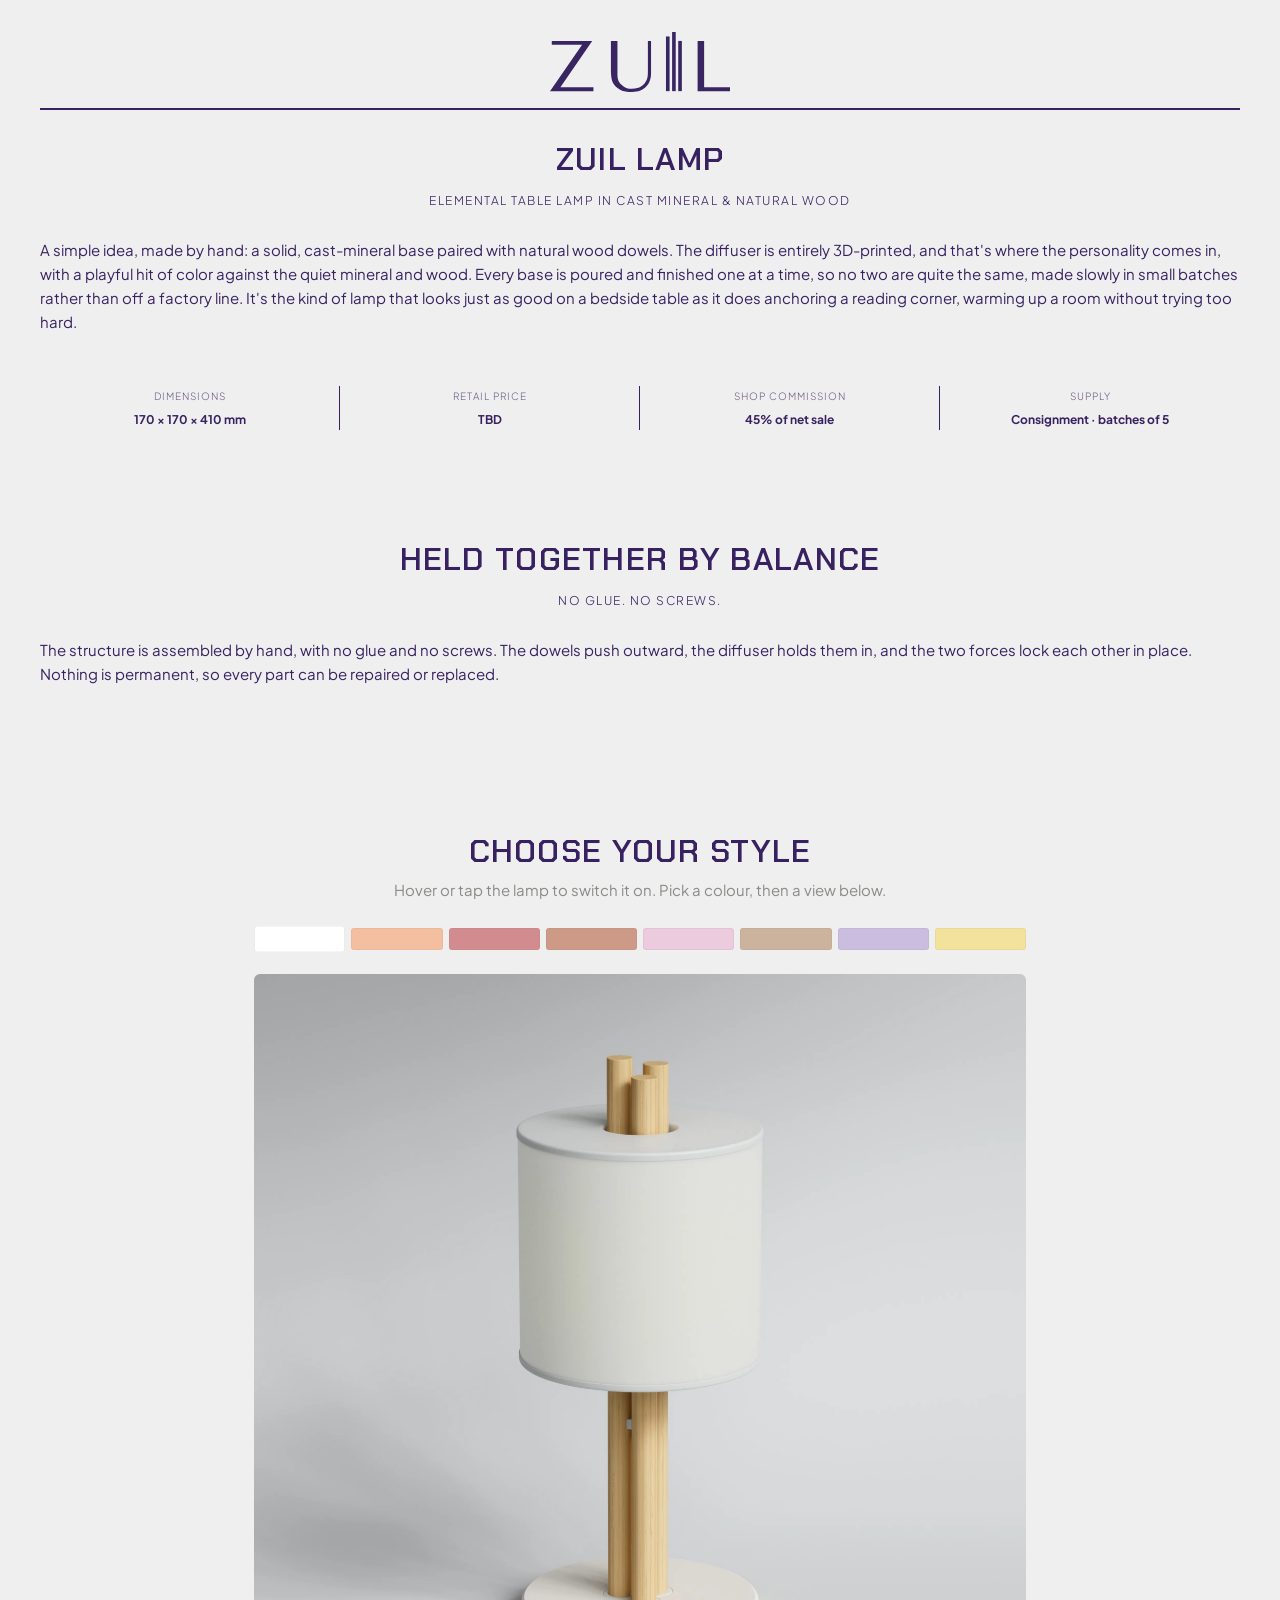
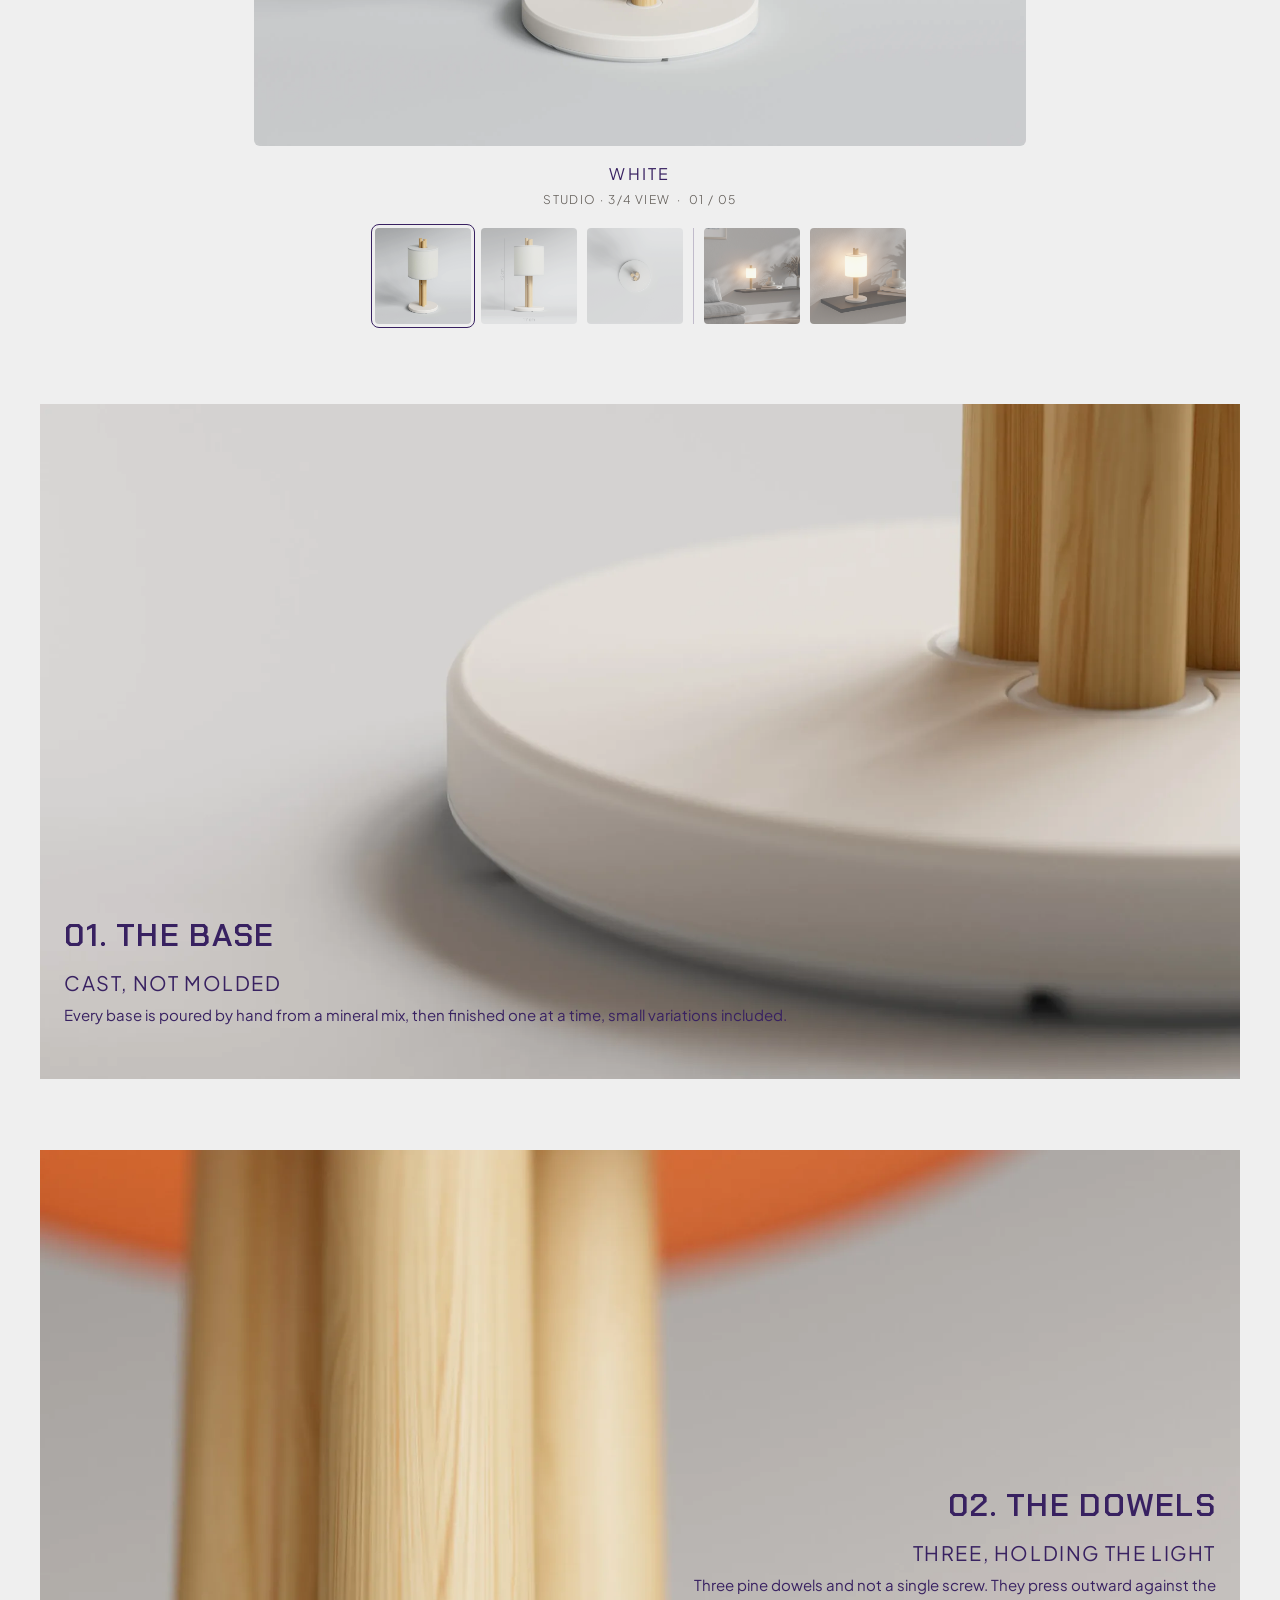
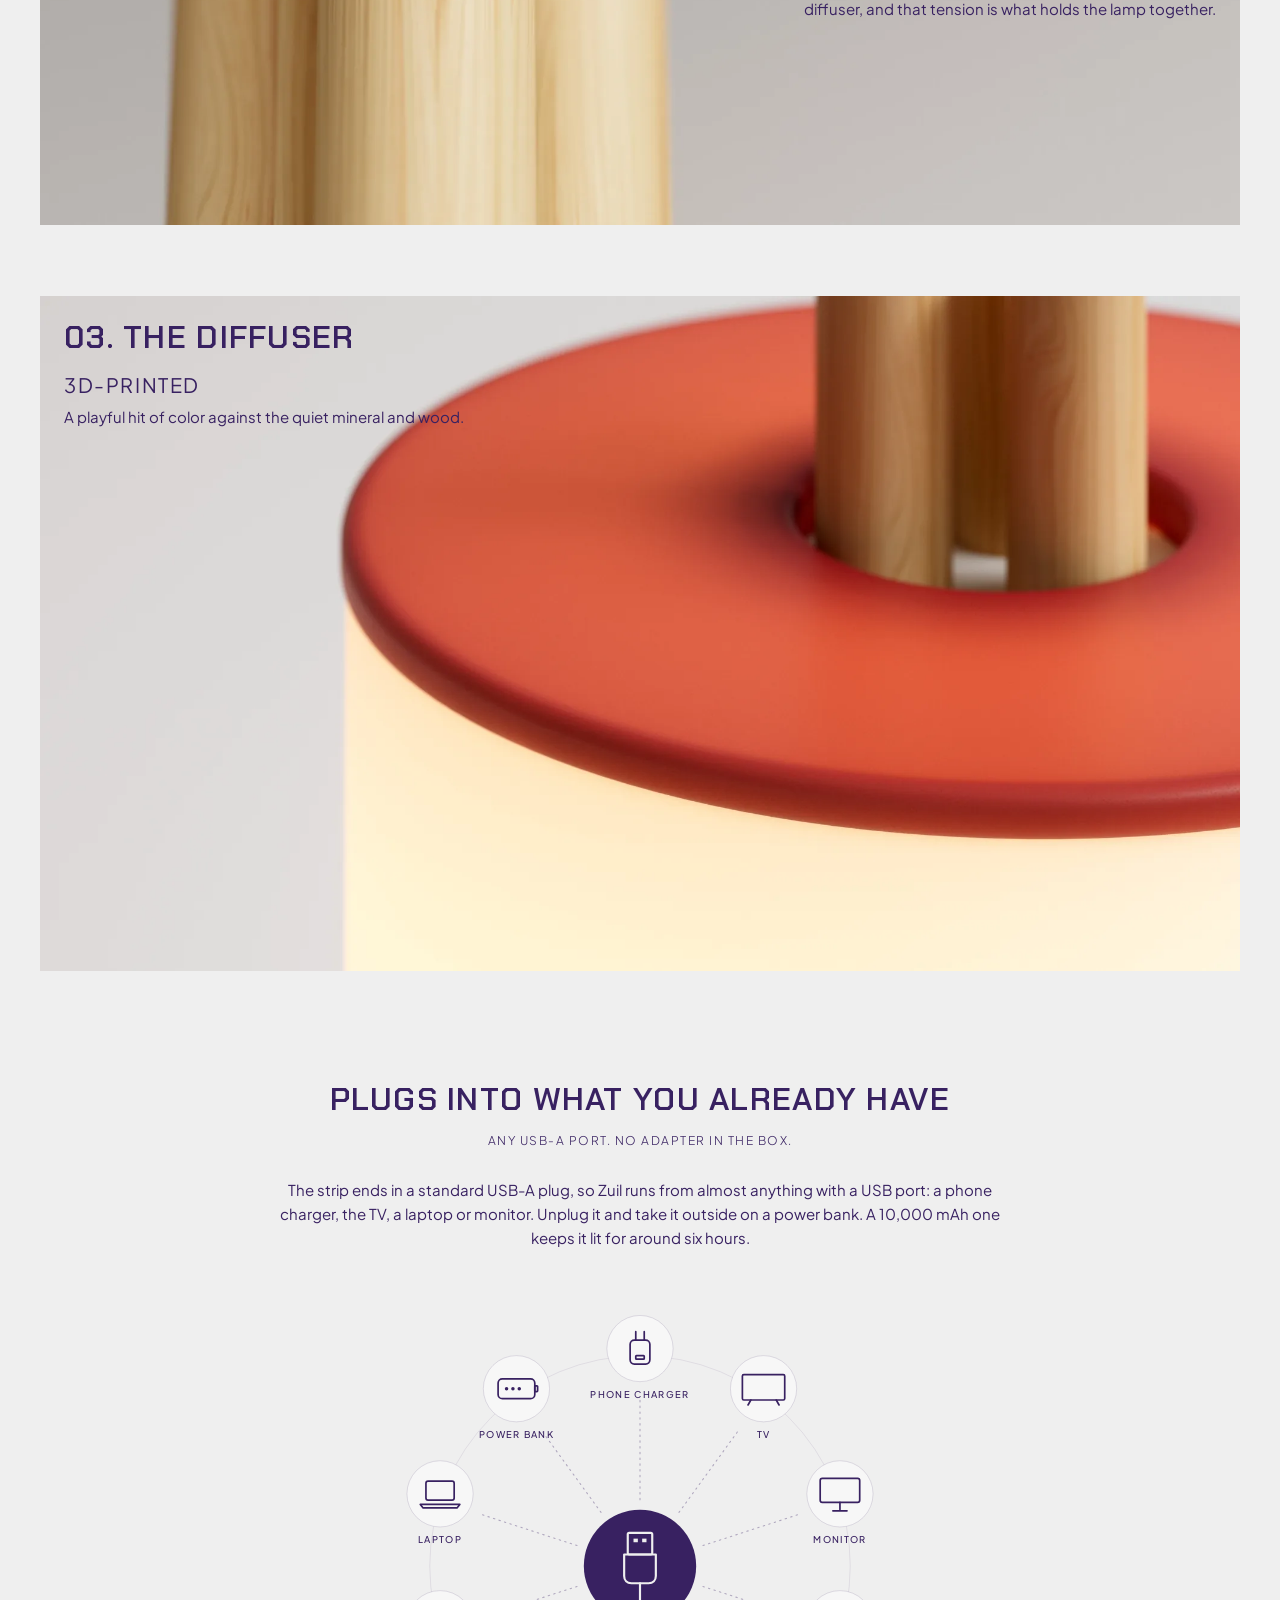
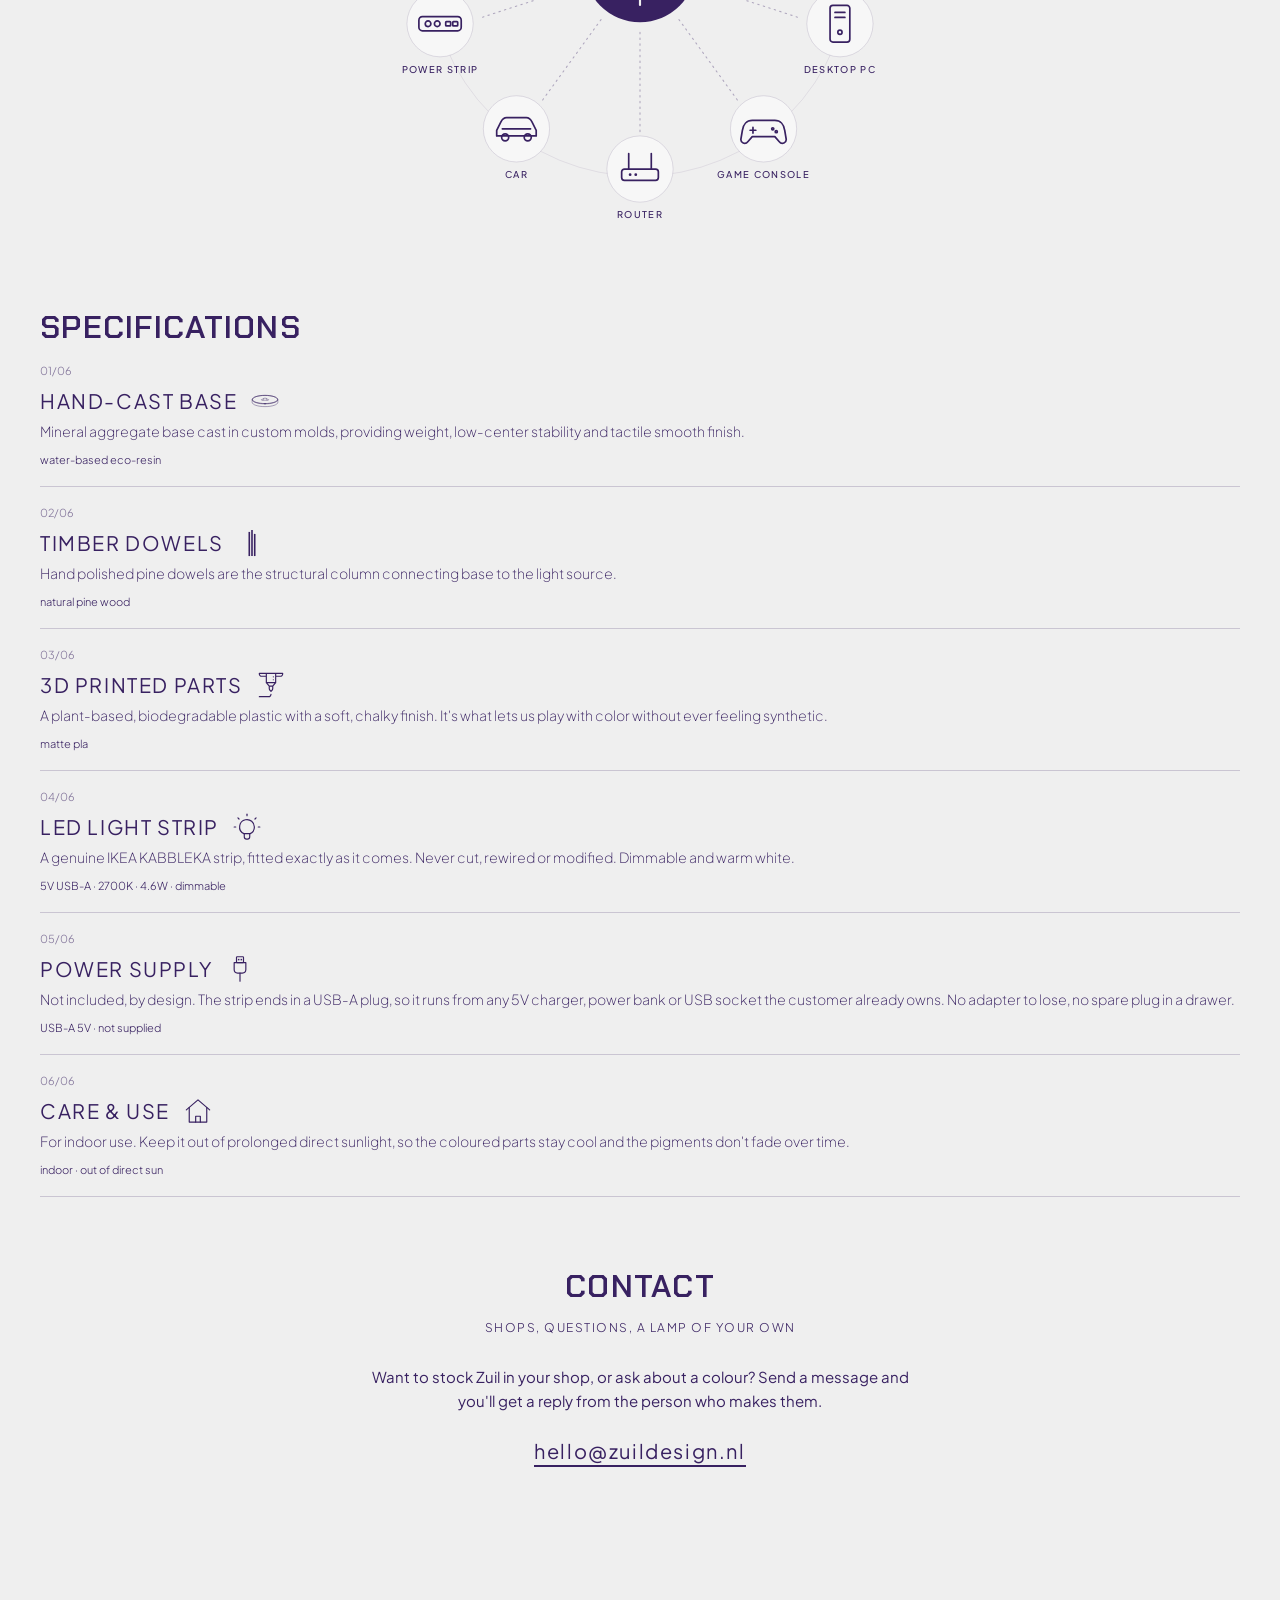
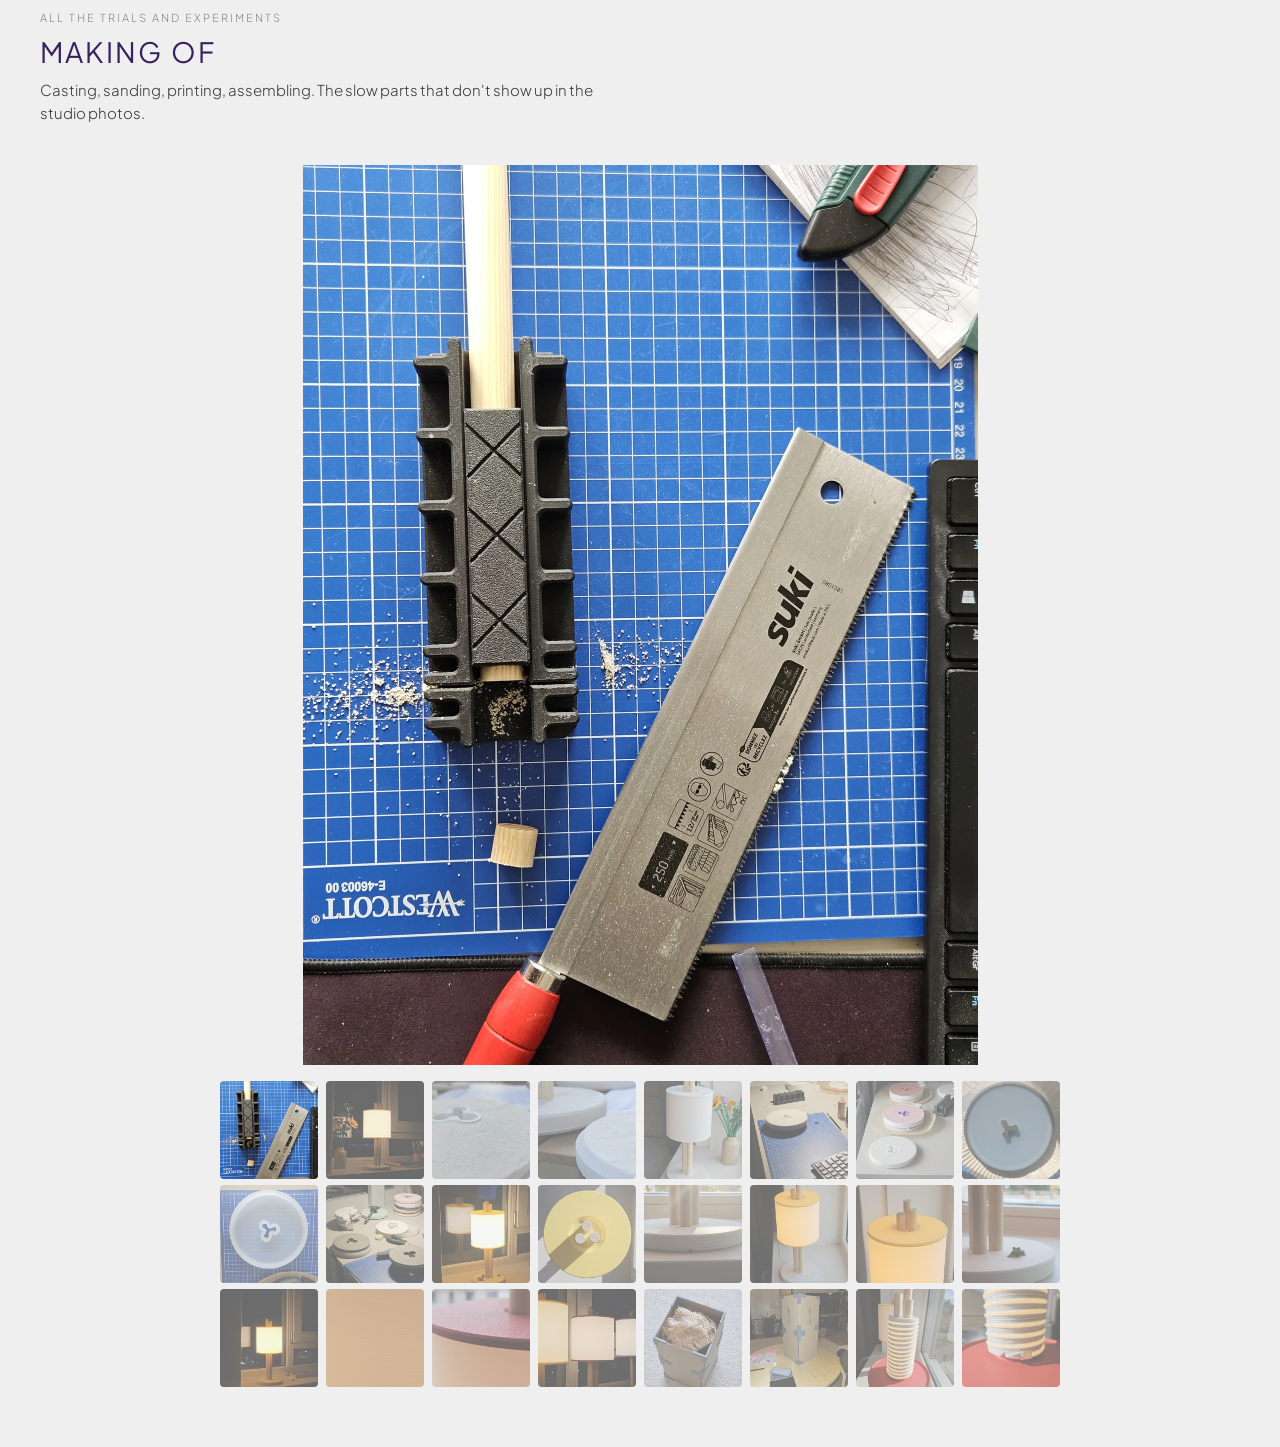
<file: index.html>
<!doctype html>
<html lang="en">
<head>
<meta charset="utf-8">
<meta name="viewport" content="width=device-width, initial-scale=1">
<title>Zuil · Elemental table lamp</title>
<meta name="description" content="Zuil is a table lamp with a hand-cast mineral base, three pine dowels and a 3D-printed diffuser. Held together by balance, with no glue and no screws.">
<meta property="og:title" content="Zuil · Elemental table lamp">
<meta property="og:description" content="A hand-cast mineral base, three pine dowels and a 3D-printed diffuser. No glue. No screws.">
<meta property="og:image" content="assets/lamp/Room_A_Day_Orange_Close.webp">
<link rel="icon" type="image/png" href="assets/favicon.png">
<link rel="preconnect" href="https://fonts.googleapis.com">
<link rel="preconnect" href="https://fonts.gstatic.com" crossorigin>
<link rel="stylesheet" href="https://fonts.googleapis.com/css2?family=Chakra+Petch:wght@600&family=Plus+Jakarta+Sans:wght@300;400;500;700&display=swap">
<link rel="stylesheet" href="css/zuil.css?v=5">
</head>
<body>
<div class="zuil-editorial-page-1-2"><div class="zuil-editorial-container-1-2"><div class="zuil-nav-1-2"><img src="assets/zuil-logo-purple.svg" alt="" class="image"></div><div class="zuil-hero-section-1-2"><div class="zuil-hero-header-wrap is-centered"><div><h1 class="zuil-hero-title-1-2-3">Zuil Lamp</h1></div><div class="zuil-hero-sub-1-2-3 is-centered-text">Elemental Table Lamp in Cast Mineral &amp; Natural Wood</div></div><p class="zuil-hero-paragraph-1-2-3">A simple idea, made by hand: a solid, cast-mineral base paired with natural wood dowels. The diffuser is entirely 3D-printed, and that's where the personality comes in, with a playful hit of color against the quiet mineral and wood. Every base is poured and finished one at a time, so no two are quite the same, made slowly in small batches rather than off a factory line. It's the kind of lamp that looks just as good on a bedside table as it does anchoring a reading corner, warming up a room without trying too hard.</p><div class="zuil-spec-bar-1-2"><div class="zuil-spec-item-1-2"><span class="zuil-spec-label-1-2">Dimensions</span> <span class="zuil-spec-val">170 × 170 × 410 mm</span></div><div class="zuil-spec-item-1-2"><span class="zuil-spec-label-1-2">Retail Price</span> <span class="zuil-spec-val">TBD</span></div><div class="zuil-spec-item-1-2"><span class="zuil-spec-label-1-2">Shop Commission</span> <span class="zuil-spec-val">45% of net sale</span></div><div class="zuil-spec-item-1-2"><span class="zuil-spec-label-1-2">Supply</span> <span class="zuil-spec-val">Consignment · batches of 5</span></div></div></div><div class="zuil-statement-section"><div class="zuil-hero-header-wrap is-centered"><h2 class="zuil-hero-title-1-2-3">Held together by balance</h2><div class="zuil-hero-sub-1-2-3 is-centered-text">No glue. No screws.</div></div><p class="zuil-hero-paragraph-1-2-3">The structure is assembled by hand, with no glue and no screws. The dowels push outward, the diffuser holds them in, and the two forces lock each other in place. Nothing is permanent, so every part can be repaired or replaced.</p></div><div class="w-embed w-script"><div class="lamp-selector-wrap">
  <h2 class="lamp-gallery-title">Choose your style</h2>
  <p class="lamp-gallery-sub">Hover or tap the lamp to switch it on. Pick a colour, then a view below.</p>
  <div class="lamp-swatches" id="lampSwatches">
    <button class="lamp-swatch active" style="background-color:#FFFFFF" data-key="White" data-name="White" aria-label="White"></button>
    <button class="lamp-swatch" style="background-color:#F99963" data-key="Orange" data-name="Orange" aria-label="Orange"></button>
    <button class="lamp-swatch" style="background-color:#BB3D43" data-key="Red" data-name="Red" aria-label="Red"></button>
    <button class="lamp-swatch" style="background-color:#B15533" data-key="Terracotta" data-name="Terracotta" aria-label="Terracotta"></button>
    <button class="lamp-swatch" style="background-color:#E8AFCF" data-key="SakuraPink" data-name="Sakura Pink" aria-label="Sakura Pink"></button>
    <button class="lamp-swatch" style="background-color:#AE835B" data-key="Caramel" data-name="Caramel" aria-label="Caramel"></button>
    <button class="lamp-swatch" style="background-color:#AE96D4" data-key="Purple" data-name="Purple" aria-label="Purple"></button>
    <button class="lamp-swatch" style="background-color:#F7D959" data-key="Yellow" data-name="Yellow" aria-label="Yellow"></button>
  </div>
  <div class="lamp-stage" id="lampStage">
    <img id="lampOn" class="lamp-on" alt="Zuil lamp, on" src="assets/lamp/Studio_Day_White_0001.webp">
    <img id="lampOff" class="lamp-off" alt="Zuil lamp, off" src="assets/lamp/Studio_Day_White_Off_0001.webp">
    <button class="lamp-nav prev" id="lampPrev" aria-label="Previous image"><svg width="18" height="18" viewBox="0 0 24 24" fill="none" stroke="currentColor" stroke-width="1.6" stroke-linecap="round" stroke-linejoin="round"><path d="M15 5 L8 12 L15 19"></path></svg></button>
    <button class="lamp-nav next" id="lampNext" aria-label="Next image"><svg width="18" height="18" viewBox="0 0 24 24" fill="none" stroke="currentColor" stroke-width="1.6" stroke-linecap="round" stroke-linejoin="round"><path d="M9 5 L16 12 L9 19"></path></svg></button>
  </div>
  <div class="lamp-caption">
    <div class="lamp-current-label" id="lampCurrentLabel">White</div>
    <div class="lamp-meta" id="lampMeta">Studio · 3/4 view &nbsp;·&nbsp; 01 / 05</div>
  </div>
  <div class="lamp-thumbs" id="lampThumbs"><button class="lamp-thumb active" aria-label="Studio · 3/4 view"><img alt="Studio · 3/4 view" src="assets/lamp/Studio_Day_White_Off_0001.webp"></button><button class="lamp-thumb" aria-label="Studio · front view"><img alt="Studio · front view" src="assets/lamp/Studio_Day_White_Off_0002.webp"></button><button class="lamp-thumb" aria-label="Studio · top view"><img alt="Studio · top view" src="assets/lamp/Studio_Day_White_Off_0000.webp"></button><span class="lamp-thumb-div"></span><button class="lamp-thumb" aria-label="In context · wide"><img alt="In context · wide" src="assets/lamp/Room_A_Day_White_Wide.webp"></button><button class="lamp-thumb" aria-label="In context · close-up"><img alt="In context · close-up" src="assets/lamp/Room_A_Day_White_Close.webp"></button></div>
</div>
<script>
(function(){
  var BASE='assets/lamp/';
  var STUDIO={
    White:{on:['6ab2a429154db7ebec0e26a7','6ab2a428b6d1de1a8e732ac4','6ab2a42978aed69460127b30'],off:['6ab2a429fb1be3d699b630d7','6ab2a429f593c3c6f5867819','6ab2a4299b519f6182e7e0e8']},
    Orange:{on:['6ab2a428bdba746b145102f3','6ab2a427c9d966a85e97ed51','6ab2a4278d5bcc5bc2b910e3'],off:['6ab2a428de0167052b894e21','6ab2a4278453023a4d4594cf','6ab2a4288453023a4d4594ee']},
    Red:{on:['6ab2a4289b53a24c92b765f3','6ab2a427d2ca2fafb3cc7d40','6ab2a4289662142cc3fcd64a'],off:['6ab2a4283a02145729da9d22','6ab2a4286018d4edb0b9464e','6ab2a42878865722bbadb5a8']},
    Terracotta:{on:['6ab2a4298453023a4d4595d9','6ab2a428de0167052b894e53','6ab2a4286272af36bc19df95'],off:['6ab2a429bbd5893f86e07d5f','6ab2a429a9970a20d514f277','6ab2a429cc2537da43a36c1b']},
    SakuraPink:{on:['6ab2a42830c8d49f3593c6e8','6ab2a42eab341a346cf2171b','6ab2a4282bf3e569178d8eed'],off:['6ab2a42ac7b8aa1488ffd7b5','6ab2a42eab341a346cf21720','6ab2a42978aed69460127b2c']},
    Caramel:{on:['6ab2a428d2ca2fafb3cc7d5d','6ab2a42730c8d49f3593c69e','6ab2a4279b5ecd166f8a1748'],off:['6ab2a42cab341a346cf21483','6ab2a42878865722bbadb4e1','6ab2a4282bf3e569178d8e8d']},
    Purple:{on:['6ab2a4283192b8fd20e7921a','6ab2a428cc2537da43a36b72','6ab2a4272bf3e569178d8df8'],off:['6ab2a428fa74ab79fea4bef2','6ab2a4284723beac263c66c0','6ab2a4287dad6a3b57416874']},
    Yellow:{on:['6ab2a4299b53a24c92b76684','6ab2a4295c11eefedb215e04','6ab2a429bbd5893f86e07d3d'],off:['6ab2a42954468daa257ded4d','6ab2a429701854046b368d05','6ab2a428aa4fb305643ee4fc']}
  };
  var ROOM={
    White:['6ab2b0268453023a4d4d4335','6ab2b026074d3ad4723a456c'],
    Orange:['6ab2b027d887eb261cb36c69','6ab2b0262bf3e569179545a4'],
    Red:['6ab2b026fa74ab79feac9c67','6ab2b026bdba746b14584f35'],
    Terracotta:['6ab2b026b6d1de1a8e7b17a4','6ab2b02690884bdf507a9665'],
    SakuraPink:['6ab2b0264122be6a8ad47829','6ab2b02630c8d49f359b56af'],
    Caramel:['6ab2b026a9970a20d51cb1fa','6ab2b026d4e1a2fdfd6e109a'],
    Purple:['6ab2b0266018d4edb0c10815','6ab2b026fb1be3d699bde395'],
    Yellow:['6ab2b0269b5ecd166f91d6cb','6ab2b0269b53a24c92bf2038']
  };
  var ANGLE=[1,2,0];
  var LABELS=['Studio · 3/4 view','Studio · front view','Studio · top view','In context · wide','In context · close-up'];
  var ROOMKIND=['Wide','Close'];
  function studioUrl(color,state,slide){
    var a=ANGLE[slide];
    return BASE+'Studio_Day_'+color+(state==='off'?'_Off':'')+'_000'+a+'.webp';
  }
  function roomUrl(color,slide){
    var k=slide-3;
    return BASE+'Room_A_Day_'+color+'_'+ROOMKIND[k]+'.webp';
  }
  function srcFor(color,slide,state){
    return slide<3 ? studioUrl(color,state,slide) : roomUrl(color,slide);
  }
  var stage=document.getElementById('lampStage');
  var on=document.getElementById('lampOn');
  var off=document.getElementById('lampOff');
  var label=document.getElementById('lampCurrentLabel');
  var meta=document.getElementById('lampMeta');
  var thumbsWrap=document.getElementById('lampThumbs');
  var swatches=document.querySelectorAll('#lampSwatches .lamp-swatch');
  var cur={color:'White',name:'White',slide:0};
  var thumbEls=[];

  function buildThumbs(){
    thumbsWrap.innerHTML='';
    thumbEls=[];
    for(var i=0;i<5;i++){
      if(i===3){var d=document.createElement('span');d.className='lamp-thumb-div';thumbsWrap.appendChild(d);}
      var b=document.createElement('button');
      b.className='lamp-thumb';
      b.setAttribute('aria-label',LABELS[i]);
      var im=document.createElement('img');
      im.alt=LABELS[i];
      b.appendChild(im);
      (function(idx){b.addEventListener('click',function(){cur.slide=idx;render();});})(i);
      thumbsWrap.appendChild(b);
      thumbEls.push(b);
    }
  }
  function state(){ return stage.classList.contains('is-on')?'on':'off'; }
  function render(){
    var isCtx=cur.slide>2;
    stage.classList.toggle('is-ctx',isCtx);
    if(isCtx){
      var u=roomUrl(cur.color,cur.slide);
      on.src=u; off.src=u;
    } else {
      on.src=studioUrl(cur.color,'on',cur.slide);
      off.src=studioUrl(cur.color,'off',cur.slide);
    }
    label.textContent=cur.name;
    meta.textContent=LABELS[cur.slide]+'  ·  0'+(cur.slide+1)+' / 05';
    var st=state();
    thumbEls.forEach(function(b,i){
      b.classList.toggle('active',i===cur.slide);
      var im=b.querySelector('img');
      var want=srcFor(cur.color,i,st);
      if(im.getAttribute('src')!==want) im.setAttribute('src',want);
    });
  }
  function preload(color){
    ['on','off'].forEach(function(s){for(var i=0;i<3;i++){var im=new Image();im.src=studioUrl(color,s,i);}});
    for(var k=3;k<5;k++){var im2=new Image();im2.src=roomUrl(color,k);}
  }
  stage.addEventListener('click',function(e){
    if(e.target.closest('.lamp-nav')) return;
    if(cur.slide>2) return;
    stage.classList.toggle('is-on');
    render();
  });
  document.getElementById('lampPrev').addEventListener('click',function(e){e.stopPropagation();cur.slide=(cur.slide+4)%5;render();});
  document.getElementById('lampNext').addEventListener('click',function(e){e.stopPropagation();cur.slide=(cur.slide+1)%5;render();});
  swatches.forEach(function(btn){
    btn.addEventListener('click',function(){
      swatches.forEach(function(s){s.classList.remove('active');});
      btn.classList.add('active');
      cur.color=btn.getAttribute('data-key');
      cur.name=btn.getAttribute('data-name');
      render();
      preload(cur.color);
    });
  });

  buildThumbs();
  render();
  preload(cur.color);
})();
</script></div><div class="zuil-story-section"><div class="zuil-story-panel"><img src="assets/story/01-the_base.webp" alt="" class="zuil-story-media"><div class="zuil-story-text"><div class="zuil-hero-title-1-2-3">01. The Base</div><h3 class="zuil-row-title-1-2">Cast, not molded</h3><p class="zuil-hero-paragraph-1-2-3">Every base is poured by hand from a mineral mix, then finished one at a time, small variations included.</p></div></div><div class="zuil-story-panel zuil-story-panel-right"><img src="assets/story/02-the_dowels.webp" alt="" class="zuil-story-media"><div class="zuil-story-text zuil-story-text-right"><div class="zuil-hero-title-1-2-3 is-right mobile-left">02. The Dowels</div><h3 class="zuil-row-title-1-2">Three, holding the light</h3><p class="zuil-hero-paragraph-1-2-3 is-half-right">Three pine dowels and not a single screw. They press outward against the diffuser, and that tension is what holds the lamp together.</p></div></div><div class="zuil-story-panel"><img src="assets/story/03-the_diffuser.webp" alt="" class="zuil-story-media"><div class="zuil-story-text zuil-story-text-top"><div class="zuil-hero-title-1-2-3">03. The Diffuser</div><h3 class="zuil-row-title-1-2">3D-printed</h3><p class="zuil-hero-paragraph-1-2-3">A playful hit of color against the quiet mineral and wood.</p></div></div></div><div class="zuil-power-section" id="power"><div class="zuil-hero-header-wrap is-centered"><h2 class="zuil-hero-title-1-2-3">Plugs into what you already have</h2><div class="zuil-hero-sub-1-2-3 is-centered-text">Any USB-A port. No adapter in the box.</div></div><p class="zuil-hero-paragraph-1-2-3 zuil-power-text">The strip ends in a standard USB-A plug, so Zuil runs from almost anything with a USB port: a phone charger, the TV, a laptop or monitor. Unplug it and take it outside on a power bank. A 10,000 mAh one keeps it lit for around six hours.</p><div class="zuil-power-illo"><svg xmlns="http://www.w3.org/2000/svg" viewBox="0 0 800 800" role="img" aria-labelledby="usb-illo-t" class="zuil-power-svg"><title id="usb-illo-t">One USB-A plug, many power sources: phone charger, TV, power bank, laptop, monitor, power strip, desktop PC, game console, car and router</title><style>.usb-lbl{font-family:"Plus Jakarta Sans",Arial,sans-serif;font-weight:500;font-size:13px;letter-spacing:.14em;fill:#382161}</style><circle cx="400" cy="400" r="292" fill="none" stroke="#382161" stroke-opacity=".12"/><line x1="400.0" y1="308.0" x2="400.0" y2="164.0" stroke="#382161" stroke-opacity=".35" stroke-width="1.5" stroke-dasharray="2 6" stroke-linecap="round"/><line x1="454.1" y1="325.6" x2="538.7" y2="209.1" stroke="#382161" stroke-opacity=".35" stroke-width="1.5" stroke-dasharray="2 6" stroke-linecap="round"/><line x1="487.5" y1="371.6" x2="624.4" y2="327.1" stroke="#382161" stroke-opacity=".35" stroke-width="1.5" stroke-dasharray="2 6" stroke-linecap="round"/><line x1="487.5" y1="428.4" x2="624.4" y2="472.9" stroke="#382161" stroke-opacity=".35" stroke-width="1.5" stroke-dasharray="2 6" stroke-linecap="round"/><line x1="454.1" y1="474.4" x2="538.7" y2="590.9" stroke="#382161" stroke-opacity=".35" stroke-width="1.5" stroke-dasharray="2 6" stroke-linecap="round"/><line x1="400.0" y1="492.0" x2="400.0" y2="636.0" stroke="#382161" stroke-opacity=".35" stroke-width="1.5" stroke-dasharray="2 6" stroke-linecap="round"/><line x1="345.9" y1="474.4" x2="261.3" y2="590.9" stroke="#382161" stroke-opacity=".35" stroke-width="1.5" stroke-dasharray="2 6" stroke-linecap="round"/><line x1="312.5" y1="428.4" x2="175.6" y2="472.9" stroke="#382161" stroke-opacity=".35" stroke-width="1.5" stroke-dasharray="2 6" stroke-linecap="round"/><line x1="312.5" y1="371.6" x2="175.6" y2="327.1" stroke="#382161" stroke-opacity=".35" stroke-width="1.5" stroke-dasharray="2 6" stroke-linecap="round"/><line x1="345.9" y1="325.6" x2="261.3" y2="209.1" stroke="#382161" stroke-opacity=".35" stroke-width="1.5" stroke-dasharray="2 6" stroke-linecap="round"/><g transform="translate(400.0 98.0)"><circle r="46" fill="#F7F7F7" stroke="#382161" stroke-opacity=".18"/><g fill="none" stroke="#382161" stroke-width="2.4" stroke-linecap="round" stroke-linejoin="round" transform="scale(.98)"><rect x="-14" y="-12" width="28" height="34" rx="6"/><path d="M-6 -12v-12M6 -12v-12"/><rect x="-6" y="10" width="12" height="5" rx="1"/></g></g><text x="400.0" y="166.0" text-anchor="middle" class="usb-lbl">PHONE CHARGER</text><g transform="translate(571.6 153.8)"><circle r="46" fill="#F7F7F7" stroke="#382161" stroke-opacity=".18"/><g fill="none" stroke="#382161" stroke-width="2.4" stroke-linecap="round" stroke-linejoin="round" transform="scale(.98)"><rect x="-30" y="-20" width="60" height="36" rx="2"/><path d="M-18 16l-4 7M18 16l4 7"/></g></g><text x="571.6" y="221.8" text-anchor="middle" class="usb-lbl">TV</text><g transform="translate(677.7 299.8)"><circle r="46" fill="#F7F7F7" stroke="#382161" stroke-opacity=".18"/><g fill="none" stroke="#382161" stroke-width="2.4" stroke-linecap="round" stroke-linejoin="round" transform="scale(.98)"><rect x="-28" y="-22" width="56" height="34" rx="3"/><path d="M0 12v10M-10 24h20"/></g></g><text x="677.7" y="367.8" text-anchor="middle" class="usb-lbl">MONITOR</text><g transform="translate(677.7 480.2)"><circle r="46" fill="#F7F7F7" stroke="#382161" stroke-opacity=".18"/><g fill="none" stroke="#382161" stroke-width="2.4" stroke-linecap="round" stroke-linejoin="round" transform="scale(.98)"><rect x="-14" y="-26" width="28" height="52" rx="4"/><path d="M-7 -16h14M-7 -9h14"/><circle cx="0" cy="12" r="3"/></g></g><text x="677.7" y="548.2" text-anchor="middle" class="usb-lbl">DESKTOP PC</text><g transform="translate(571.6 626.2)"><circle r="46" fill="#F7F7F7" stroke="#382161" stroke-opacity=".18"/><g fill="none" stroke="#382161" stroke-width="2.4" stroke-linecap="round" stroke-linejoin="round" transform="scale(.98)"><path d="M-16 -12h32c8 0 13 6 14 14l2 12c1 6-6 9-10 4l-6-7h-32l-6 7c-4 5-11 2-10-4l2-12c1-8 6-14 14-14z"/><path d="M-15 -2v8M-19 2h8"/><circle cx="13" cy="0" r="1.5"/><circle cx="18" cy="4" r="1.5"/></g></g><text x="571.6" y="694.2" text-anchor="middle" class="usb-lbl">GAME CONSOLE</text><g transform="translate(400.0 682.0)"><circle r="46" fill="#F7F7F7" stroke="#382161" stroke-opacity=".18"/><g fill="none" stroke="#382161" stroke-width="2.4" stroke-linecap="round" stroke-linejoin="round" transform="scale(.98)"><rect x="-26" y="0" width="52" height="16" rx="4"/><path d="M-16 0v-22M16 0v-22"/><path d="M-14 8h0M-6 8h0" stroke-width="4"/></g></g><text x="400.0" y="750.0" text-anchor="middle" class="usb-lbl">ROUTER</text><g transform="translate(228.4 626.2)"><circle r="46" fill="#F7F7F7" stroke="#382161" stroke-opacity=".18"/><g fill="none" stroke="#382161" stroke-width="2.4" stroke-linecap="round" stroke-linejoin="round" transform="scale(.98)"><path d="M-28 10v-8l6-12c2-4 4-6 8-6h28c4 0 6 2 8 6l6 12v8z"/><path d="M-20 0h40"/><circle cx="-16" cy="12" r="5"/><circle cx="16" cy="12" r="5"/></g></g><text x="228.4" y="694.2" text-anchor="middle" class="usb-lbl">CAR</text><g transform="translate(122.3 480.2)"><circle r="46" fill="#F7F7F7" stroke="#382161" stroke-opacity=".18"/><g fill="none" stroke="#382161" stroke-width="2.4" stroke-linecap="round" stroke-linejoin="round" transform="scale(.98)"><rect x="-30" y="-10" width="60" height="20" rx="5"/><circle cx="-17" cy="0" r="4"/><circle cx="-4" cy="0" r="4"/><rect x="8" y="-3" width="7" height="6" rx="1"/><rect x="18" y="-3" width="7" height="6" rx="1"/></g></g><text x="122.3" y="548.2" text-anchor="middle" class="usb-lbl">POWER STRIP</text><g transform="translate(122.3 299.8)"><circle r="46" fill="#F7F7F7" stroke="#382161" stroke-opacity=".18"/><g fill="none" stroke="#382161" stroke-width="2.4" stroke-linecap="round" stroke-linejoin="round" transform="scale(.98)"><rect x="-20" y="-18" width="40" height="27" rx="3"/><path d="M-28 15h56l-4 5h-48z"/></g></g><text x="122.3" y="367.8" text-anchor="middle" class="usb-lbl">LAPTOP</text><g transform="translate(228.4 153.8)"><circle r="46" fill="#F7F7F7" stroke="#382161" stroke-opacity=".18"/><g fill="none" stroke="#382161" stroke-width="2.4" stroke-linecap="round" stroke-linejoin="round" transform="scale(.98)"><rect x="-26" y="-14" width="52" height="28" rx="6"/><path d="M-14 0h0M-5 0h0M4 0h0" stroke-width="5"/><rect x="26" y="-4" width="4" height="8" rx="1"/></g></g><text x="228.4" y="221.8" text-anchor="middle" class="usb-lbl">POWER BANK</text><g transform="translate(400 400)"><circle r="78" fill="#382161"/><g fill="none" stroke="#EFEFEF" stroke-width="3" stroke-linejoin="round" stroke-linecap="round"><rect x="-17" y="-46" width="34" height="30" rx="2"/><rect x="-9" y="-38" width="6" height="5" fill="#EFEFEF" stroke="none"/><rect x="3" y="-38" width="6" height="5" fill="#EFEFEF" stroke="none"/><path d="M-22 -16h44v30c0 6-4 10-10 10h-24c-6 0-10-4-10-10z"/><path d="M0 24c0 14 0 18 0 30"/></g></g></svg></div></div><div class="zuil-hero-title-1-2-3">Specifications</div><div class="zuil-details-list-1-2"><div class="zuil-detail-row-1-2"><div class="zuil-row-num-1-2">01/06</div><div class="zuil-row-title-1-2 has-icon"><span>Hand-Cast Base</span><img src="assets/icons/base.svg?v=2" alt="" class="zuil-row-icon" width="24" height="24"></div><div class="zuil-row-desc-1-2">Mineral aggregate base cast in custom molds, providing weight, low-center stability and tactile smooth finish.</div><div class="zuil-row-spec-1-2">water-based eco-resin</div></div><div class="zuil-detail-row-1-2"><div class="zuil-row-num-1-2">02/06</div><div class="zuil-row-title-1-2 has-icon"><span>Timber Dowels</span><img src="assets/icons/dowels.svg?v=2" alt="" class="zuil-row-icon" width="24" height="24"></div><div class="zuil-row-desc-1-2">Hand polished pine dowels are the structural column connecting base to the light source.</div><div class="zuil-row-spec-1-2">natural pine wood</div></div><div class="zuil-detail-row-1-2"><div class="zuil-row-num-1-2">03/06</div><div class="zuil-row-title-1-2 has-icon"><span>3D Printed parts</span><img src="assets/icons/printed.svg?v=2" alt="" class="zuil-row-icon" width="24" height="24"></div><div class="zuil-row-desc-1-2">A plant-based, biodegradable plastic with a soft, chalky finish. It's what lets us play with color without ever feeling synthetic.</div><div class="zuil-row-spec-1-2">matte pla</div></div><div class="zuil-detail-row-1-2"><div class="zuil-row-num-1-2">04/06</div><div class="zuil-row-title-1-2 has-icon"><span>LED light strip</span><img src="assets/icons/led.svg?v=2" alt="" class="zuil-row-icon" width="24" height="24"></div><div class="zuil-row-desc-1-2">A genuine IKEA KABBLEKA strip, fitted exactly as it comes. Never cut, rewired or modified. Dimmable and warm white.</div><div class="zuil-row-spec-1-2">5V USB-A · 2700K · 4.6W · dimmable</div></div><div class="zuil-detail-row-1-2"><div class="zuil-row-num-1-2"><div>05/06</div></div><div class="zuil-row-title-1-2 has-icon"><span>Power supply</span><img src="assets/icons/power.svg?v=2" alt="" class="zuil-row-icon" width="24" height="24"></div><div class="zuil-row-desc-1-2"><div>Not included, by design. The strip ends in a USB-A plug, so it runs from any 5V charger, power bank or USB socket the customer already owns. No adapter to lose, no spare plug in a drawer.</div></div><div class="zuil-row-spec-1-2"><div>USB-A 5V · not supplied</div></div></div><div class="zuil-detail-row-1-2"><div class="zuil-row-num-1-2">06/06</div><div class="zuil-row-title-1-2 has-icon"><span>Care &amp; use</span><img src="assets/icons/care.svg?v=2" alt="" class="zuil-row-icon" width="24" height="24"></div><div class="zuil-row-desc-1-2">For indoor use. Keep it out of prolonged direct sunlight, so the coloured parts stay cool and the pigments don't fade over time.</div><div class="zuil-row-spec-1-2">indoor · out of direct sun</div></div></div><div class="zuil-contact-section" id="contact"><div class="zuil-hero-header-wrap is-centered"><h2 class="zuil-hero-title-1-2-3">Contact</h2><div class="zuil-hero-sub-1-2-3 is-centered-text">Shops, questions, a lamp of your own</div></div><p class="zuil-hero-paragraph-1-2-3 zuil-contact-text">Want to stock Zuil in your shop, or ask about a colour? Send a message and you'll get a reply from the person who makes them.</p><a class="zuil-contact-link" href="mailto:hello@zuildesign.nl">hello@zuildesign.nl</a></div><div class="zuil-making-section"><div class="zuil-making-head"><div class="zuil-making-kicker">ALL THE TRIALS AND EXPERIMENTS</div><h2 class="zuil-making-title">Making of</h2><p class="zuil-making-desc">Casting, sanding, printing, assembling. The slow parts that don't show up in the studio photos.</p></div><div class="zuil-making-stage"><img src="assets/making/20260923_150925.webp" alt="Zuil lamp, making of" class="zuil-making-stage-img"></div><div class="zuil-making-grid"><div class="zuil-making-item"><img src="assets/making/thumb/20260923_150925.webp" data-full="assets/making/20260923_150925.webp" loading="lazy" alt="Zuil lamp, making of" class="zuil-making-img"></div><div class="zuil-making-item"><img src="assets/making/thumb/20260826_213608.webp" data-full="assets/making/20260826_213608.webp" loading="lazy" alt="Zuil lamp, making of" class="zuil-making-img"></div><div class="zuil-making-item"><img src="assets/making/thumb/20260826_181526.webp" data-full="assets/making/20260826_181526.webp" loading="lazy" alt="Zuil lamp, making of" class="zuil-making-img"></div><div class="zuil-making-item"><img src="assets/making/thumb/20260826_181658.webp" data-full="assets/making/20260826_181658.webp" loading="lazy" alt="Zuil lamp, making of" class="zuil-making-img"></div><div class="zuil-making-item"><img src="assets/making/thumb/20260827_082022.webp" data-full="assets/making/20260827_082022.webp" loading="lazy" alt="Zuil lamp, making of" class="zuil-making-img"></div><div class="zuil-making-item"><img src="assets/making/thumb/20260901_232814.webp" data-full="assets/making/20260901_232814.webp" loading="lazy" alt="Zuil lamp, making of" class="zuil-making-img"></div><div class="zuil-making-item"><img src="assets/making/thumb/20260902_145602.webp" data-full="assets/making/20260902_145602.webp" loading="lazy" alt="Zuil lamp, making of" class="zuil-making-img"></div><div class="zuil-making-item"><img src="assets/making/thumb/20260906_104153.webp" data-full="assets/making/20260906_104153.webp" loading="lazy" alt="Zuil lamp, making of" class="zuil-making-img"></div><div class="zuil-making-item"><img src="assets/making/thumb/20260906_134107.webp" data-full="assets/making/20260906_134107.webp" loading="lazy" alt="Zuil lamp, making of" class="zuil-making-img"></div><div class="zuil-making-item"><img src="assets/making/thumb/20260911_203028.webp" data-full="assets/making/20260911_203028.webp" loading="lazy" alt="Zuil lamp, making of" class="zuil-making-img"></div><div class="zuil-making-item"><img src="assets/making/thumb/20260914_215119.webp" data-full="assets/making/20260914_215119.webp" loading="lazy" alt="Zuil lamp, making of" class="zuil-making-img"></div><div class="zuil-making-item"><img src="assets/making/thumb/20260915_093951.webp" data-full="assets/making/20260915_093951.webp" loading="lazy" alt="Zuil lamp, making of" class="zuil-making-img"></div><div class="zuil-making-item"><img src="assets/making/thumb/20260916_190447.webp" data-full="assets/making/20260916_190447.webp" loading="lazy" alt="Zuil lamp, making of" class="zuil-making-img"></div><div class="zuil-making-item"><img src="assets/making/thumb/20260916_190635.webp" data-full="assets/making/20260916_190635.webp" loading="lazy" alt="Zuil lamp, making of" class="zuil-making-img"></div><div class="zuil-making-item"><img src="assets/making/thumb/20260916_190700.webp" data-full="assets/making/20260916_190700.webp" loading="lazy" alt="Zuil lamp, making of" class="zuil-making-img"></div><div class="zuil-making-item"><img src="assets/making/thumb/20260916_191316.webp" data-full="assets/making/20260916_191316.webp" loading="lazy" alt="Zuil lamp, making of" class="zuil-making-img"></div><div class="zuil-making-item"><img src="assets/making/thumb/20260916_210843.webp" data-full="assets/making/20260916_210843.webp" loading="lazy" alt="Zuil lamp, making of" class="zuil-making-img"></div><div class="zuil-making-item"><img src="assets/making/thumb/20260923_160315.webp" data-full="assets/making/20260923_160315.webp" loading="lazy" alt="Zuil lamp, making of" class="zuil-making-img"></div><div class="zuil-making-item"><img src="assets/making/thumb/20260923_160323.webp" data-full="assets/making/20260923_160323.webp" loading="lazy" alt="Zuil lamp, making of" class="zuil-making-img"></div><div class="zuil-making-item"><img src="assets/making/thumb/20260928_220133.webp" data-full="assets/making/20260928_220133.webp" loading="lazy" alt="Zuil lamp, making of" class="zuil-making-img"></div><div class="zuil-making-item"><img src="assets/making/thumb/20261002_173106.webp" data-full="assets/making/20261002_173106.webp" loading="lazy" alt="Zuil lamp, making of" class="zuil-making-img"></div><div class="zuil-making-item"><img src="assets/making/thumb/20261003_202859.webp" data-full="assets/making/20261003_202859.webp" loading="lazy" alt="Zuil lamp, making of" class="zuil-making-img"></div><div class="zuil-making-item"><img src="assets/making/thumb/20261008_110548.webp" data-full="assets/making/20261008_110548.webp" loading="lazy" alt="Zuil lamp, making of" class="zuil-making-img"></div><div class="zuil-making-item"><img src="assets/making/thumb/20261008_110602.webp" data-full="assets/making/20261008_110602.webp" loading="lazy" alt="Zuil lamp, making of" class="zuil-making-img"></div></div><div class="w-embed w-script"><script>
(function(){
  function init(){
    var stage = document.querySelector('.zuil-making-stage-img');
    var items = document.querySelectorAll('.zuil-making-item');
    if(!stage || !items.length) return;
    items[0].classList.add('is-active');
    items.forEach(function(item){
      item.addEventListener('click', function(){
        var thumb = item.querySelector('img');
        if(!thumb) return;
        var full = thumb.getAttribute('data-full') || thumb.getAttribute('src');
        if(!full) return;
        stage.style.opacity = '0';
        var next = new Image();
        next.onload = function(){
          stage.setAttribute('src', full);
          stage.removeAttribute('srcset');
          stage.setAttribute('alt', thumb.getAttribute('alt') || '');
          stage.style.opacity = '1';
        };
        next.onerror = function(){ stage.style.opacity = '1'; };
        next.src = full;
        items.forEach(function(i){ i.classList.remove('is-active'); });
        item.classList.add('is-active');
      });
    });
  }
  if(document.readyState === 'loading'){
    document.addEventListener('DOMContentLoaded', init);
  } else {
    init();
  }
})();
</script></div></div></div></div>
<!-- Cloudflare Web Analytics --><script type='module' src='https://static.cloudflareinsights.com/beacon.min.js' data-cf-beacon='{"token": "b0f2671f2f6044169e6260258c6db10c"}'></script><!-- End Cloudflare Web Analytics -->
</body>
</html>
</file>
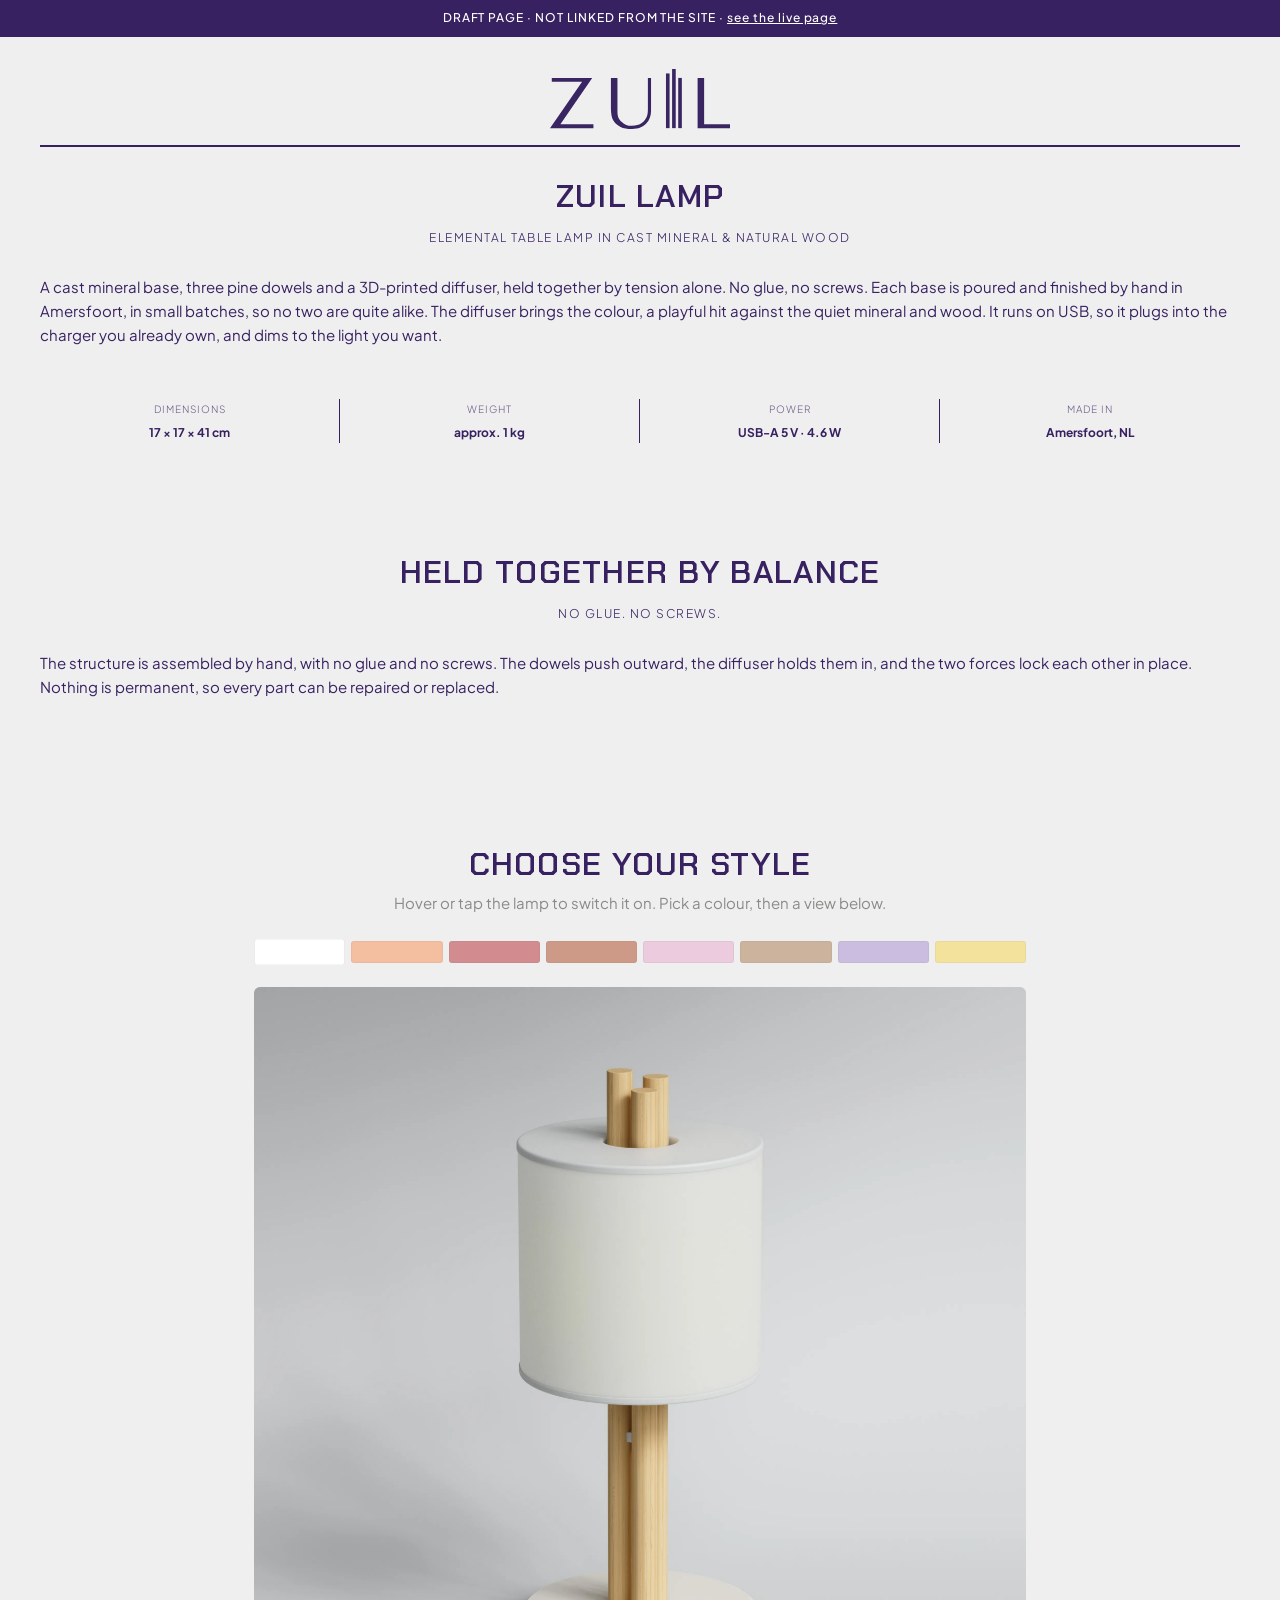
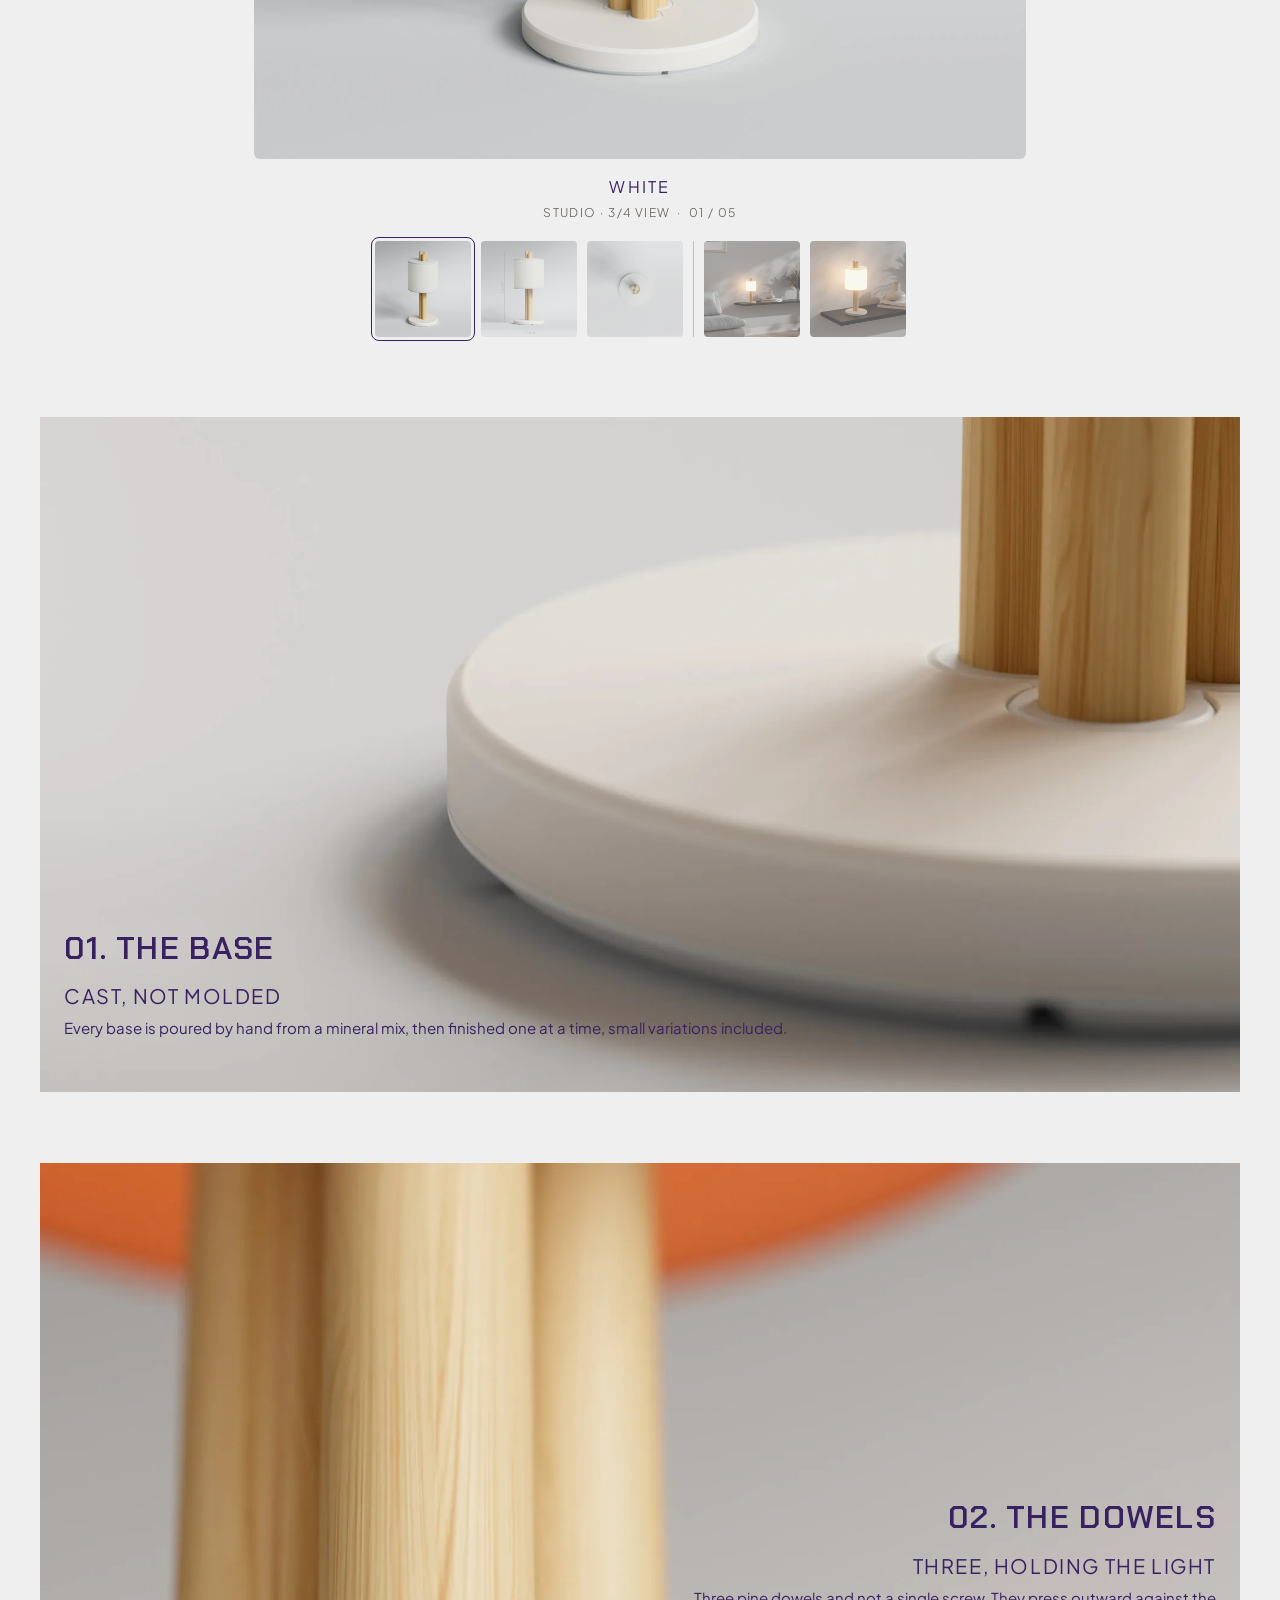
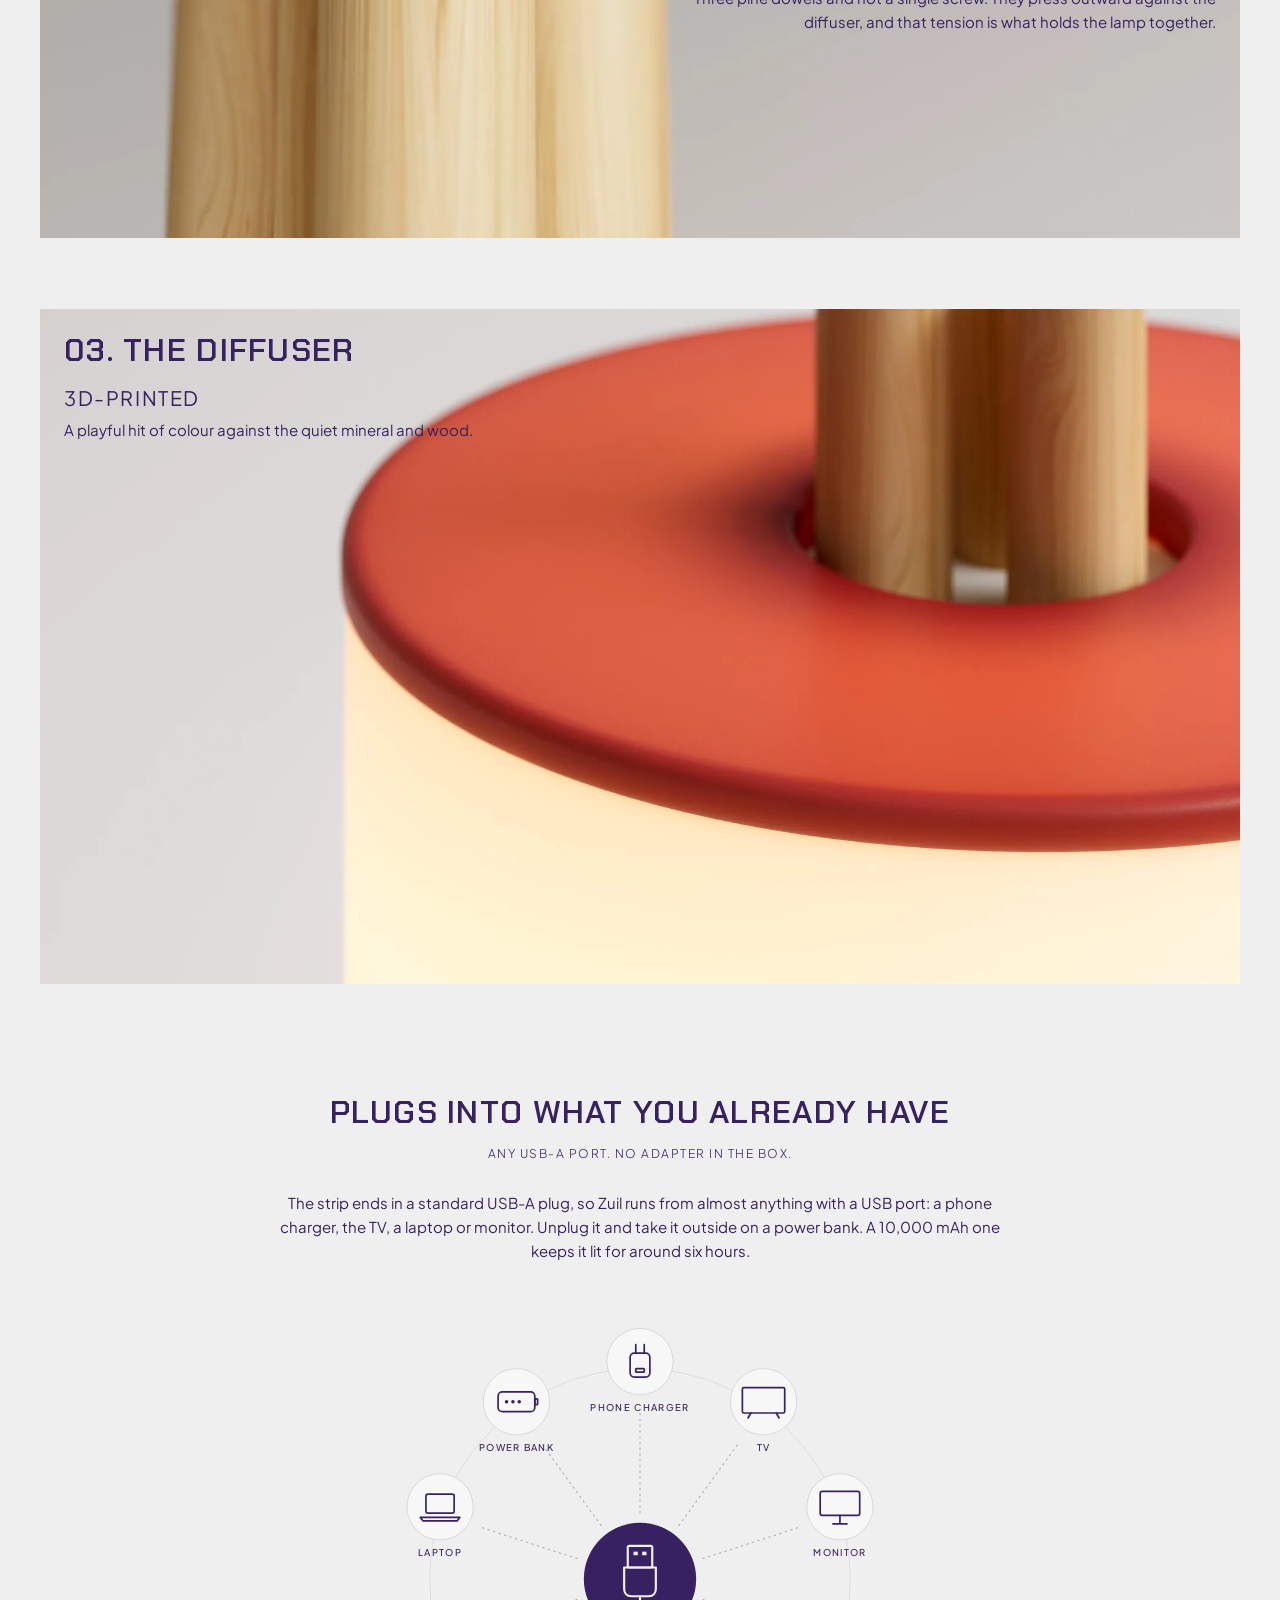
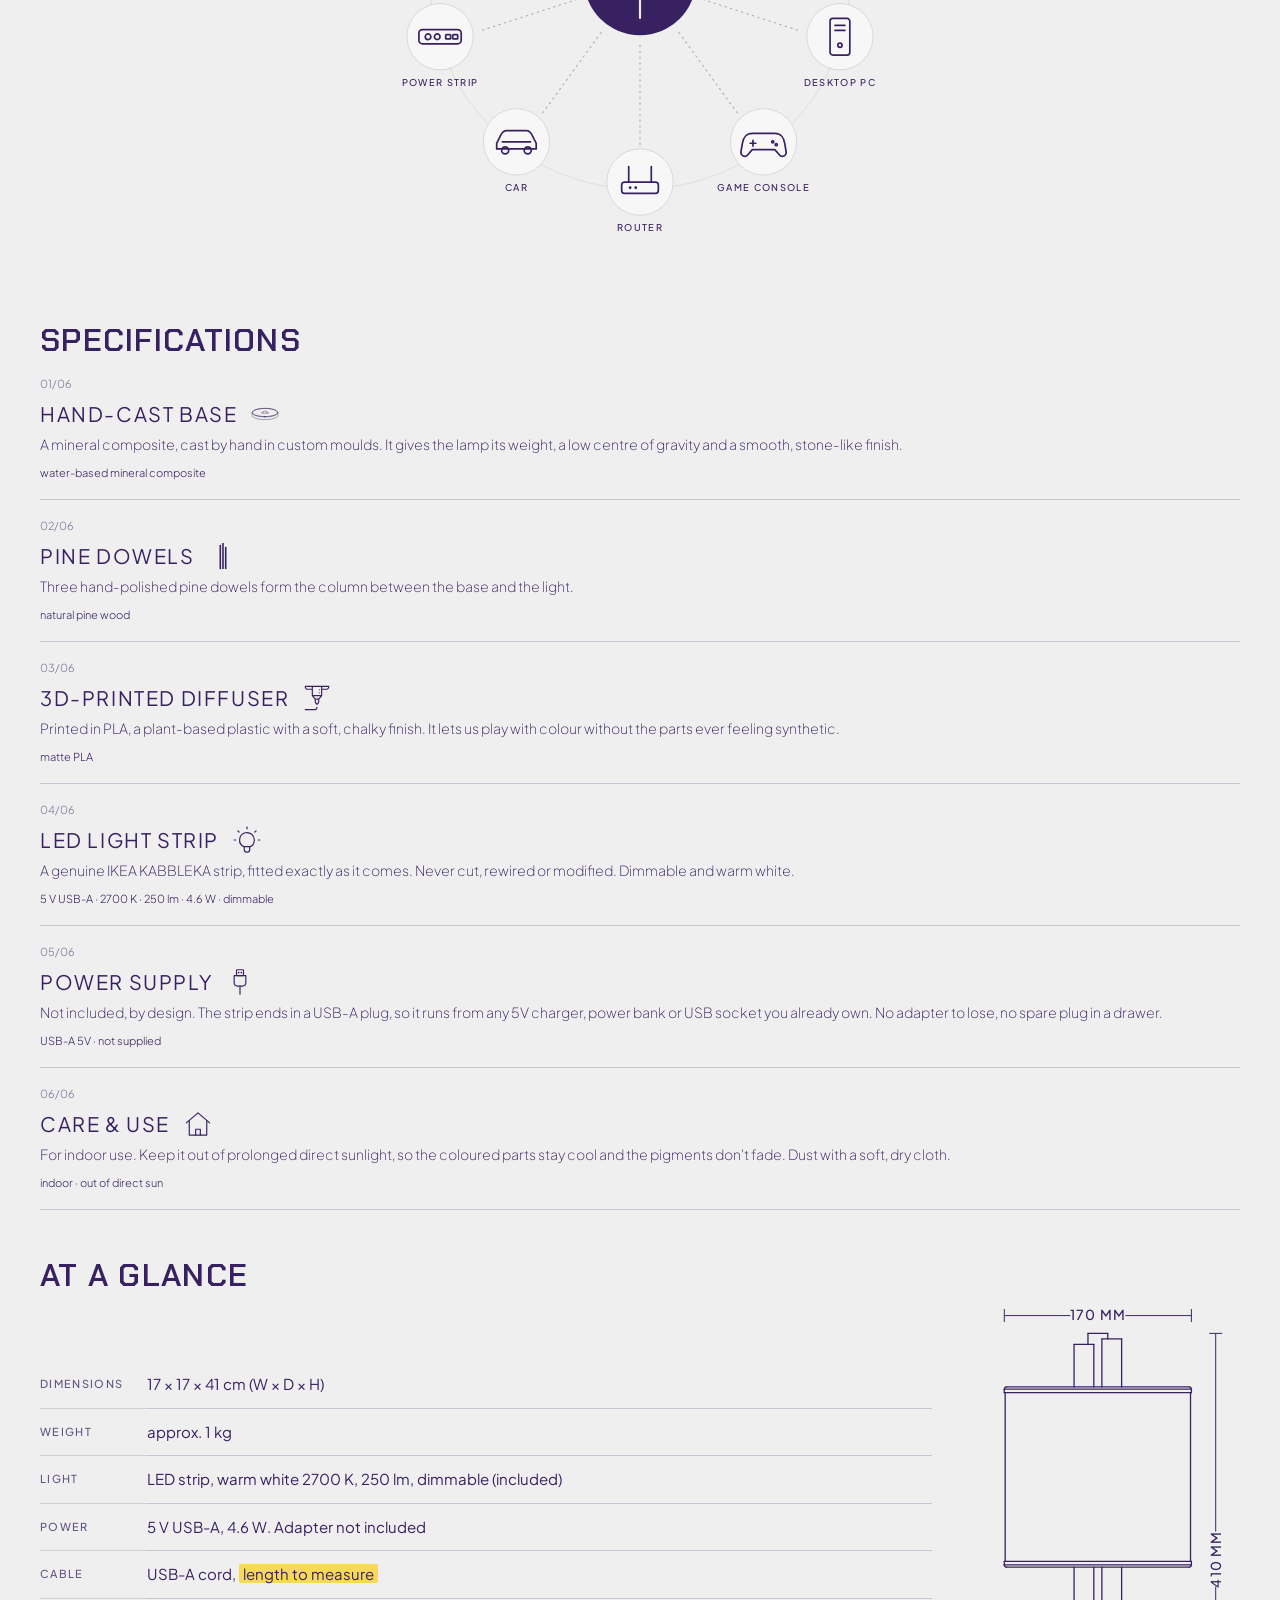
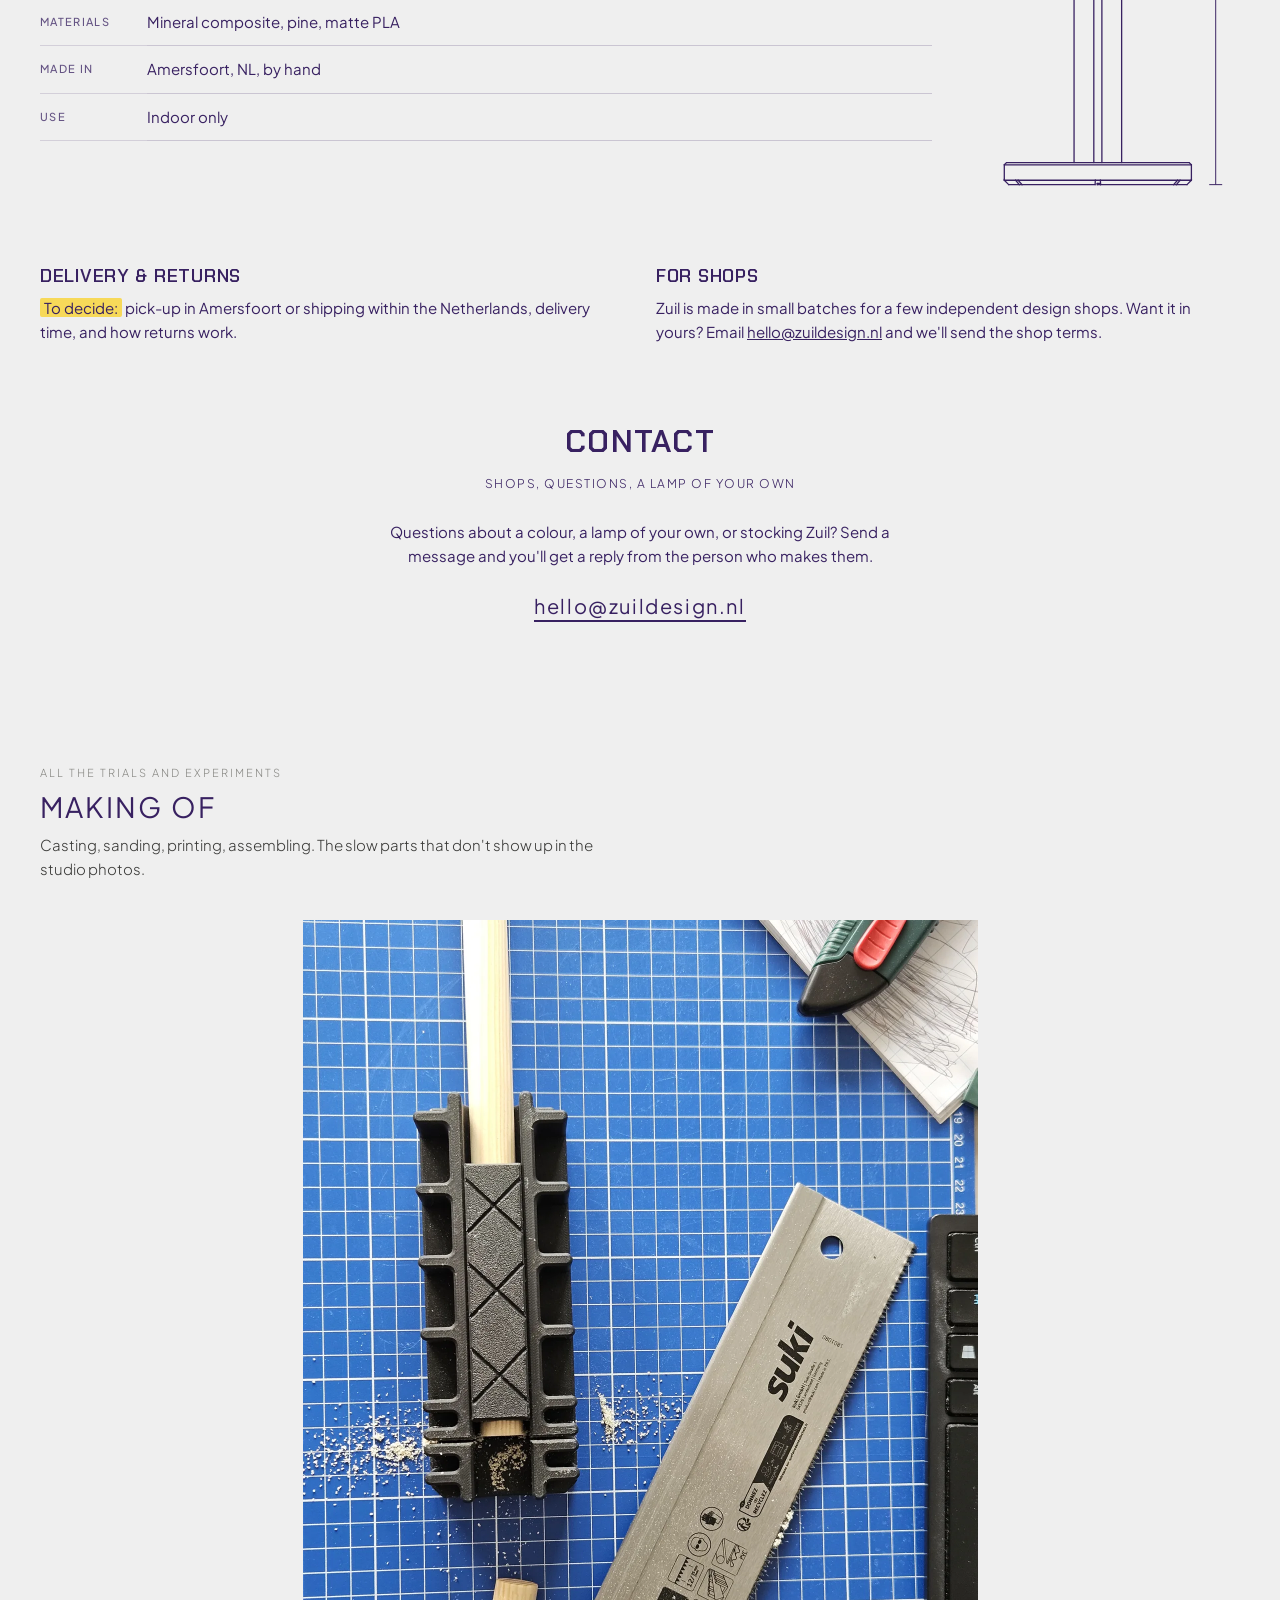
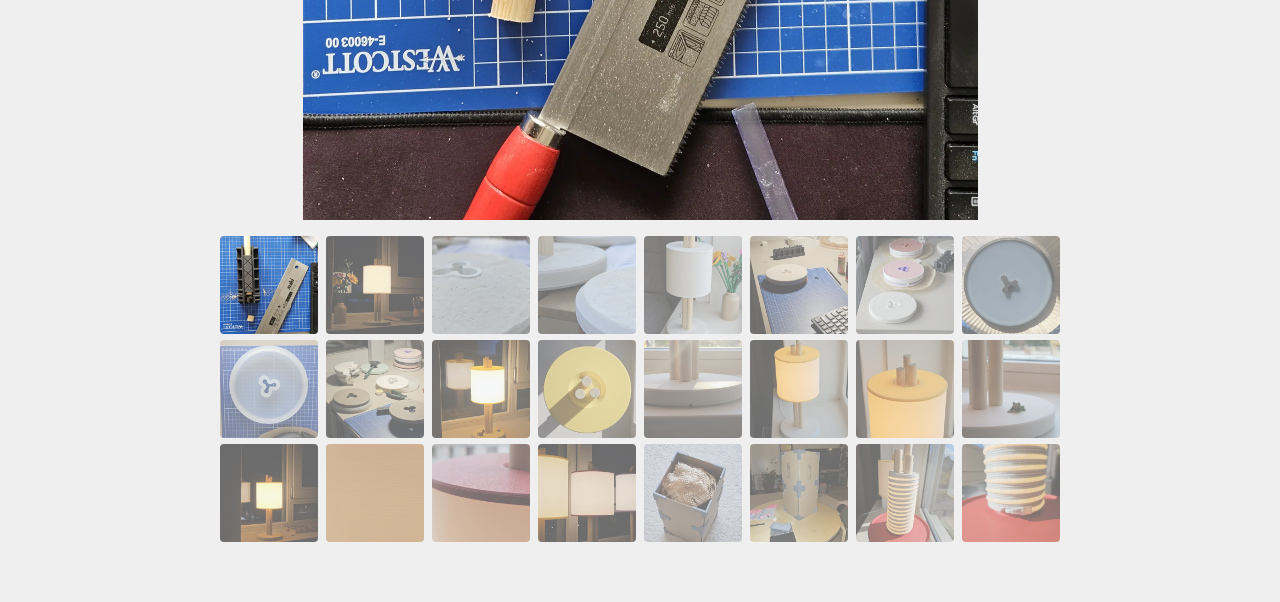
<file: draft.html>
<!doctype html>
<html lang="en">
<head>
<meta charset="utf-8">
<meta name="viewport" content="width=device-width, initial-scale=1">
<title>DRAFT · Zuil · Elemental table lamp</title>
<meta name="description" content="Zuil is a table lamp with a hand-cast mineral base, three pine dowels and a 3D-printed diffuser. Held together by balance, with no glue and no screws.">
<meta property="og:title" content="Zuil · Elemental table lamp">
<meta property="og:description" content="A hand-cast mineral base, three pine dowels and a 3D-printed diffuser. No glue. No screws.">
<meta property="og:image" content="assets/lamp/Room_A_Day_Orange_Close.webp">
<link rel="icon" type="image/png" href="assets/favicon.png">
<link rel="preconnect" href="https://fonts.googleapis.com">
<link rel="preconnect" href="https://fonts.gstatic.com" crossorigin>
<link rel="stylesheet" href="https://fonts.googleapis.com/css2?family=Chakra+Petch:wght@600&family=Plus+Jakarta+Sans:wght@300;400;500;700&display=swap">
<link rel="stylesheet" href="css/zuil.css?v=5">
<meta name="robots" content="noindex, nofollow">
<style>
.draft-banner{background:#382161;color:#fff;font:500 12px/1.4 "Plus Jakarta Sans",sans-serif;letter-spacing:.08em;text-align:center;padding:10px 16px}
.todo{background:#F7D959;color:#382161;padding:0 4px;border-radius:2px}
.zuil-glance{display:grid;grid-template-columns:minmax(0,1fr) 260px;gap:48px;align-items:center;margin:8px 0 64px;color:#382161}
.zuil-glance dl{margin:0;display:grid;grid-template-columns:auto 1fr;font:400 15px/1.5 "Plus Jakarta Sans",sans-serif}
.zuil-glance dt,.zuil-glance dd{margin:0;padding:12px 0;border-bottom:1px solid rgba(56,33,97,.2)}
.zuil-glance dt{font-weight:500;font-size:11px;letter-spacing:.12em;text-transform:uppercase;opacity:.75;padding-right:24px;padding-top:15px}
.zuil-glance svg{width:100%;height:auto;display:block}
.zuil-buy{display:grid;grid-template-columns:1fr 1fr;gap:32px;margin:0 0 56px;color:#382161;font:400 15px/1.6 "Plus Jakarta Sans",sans-serif}
.zuil-buy h3{font:600 18px/1.3 "Chakra Petch",sans-serif;letter-spacing:.04em;text-transform:uppercase;margin:0 0 8px}
.zuil-buy p{margin:0;font-size:15px;line-height:1.6}
.zuil-buy a{color:inherit}
@media (max-width:767px){.zuil-glance{grid-template-columns:1fr;gap:24px}.zuil-glance svg{max-width:200px;margin:0 auto}.zuil-buy{grid-template-columns:1fr;gap:24px}}
</style>
</head>
<body>
<div class="draft-banner">DRAFT PAGE · NOT LINKED FROM THE SITE · <a href="/" style="color:#fff">see the live page</a></div>
<div class="zuil-editorial-page-1-2"><div class="zuil-editorial-container-1-2"><div class="zuil-nav-1-2"><img src="assets/zuil-logo-purple.svg" alt="" class="image"></div><div class="zuil-hero-section-1-2"><div class="zuil-hero-header-wrap is-centered"><div><h1 class="zuil-hero-title-1-2-3">Zuil Lamp</h1></div><div class="zuil-hero-sub-1-2-3 is-centered-text">Elemental Table Lamp in Cast Mineral &amp; Natural Wood</div></div><p class="zuil-hero-paragraph-1-2-3">A cast mineral base, three pine dowels and a 3D-printed diffuser, held together by tension alone. No glue, no screws. Each base is poured and finished by hand in Amersfoort, in small batches, so no two are quite alike. The diffuser brings the colour, a playful hit against the quiet mineral and wood. It runs on USB, so it plugs into the charger you already own, and dims to the light you want.</p><div class="zuil-spec-bar-1-2"><div class="zuil-spec-item-1-2"><span class="zuil-spec-label-1-2">Dimensions</span> <span class="zuil-spec-val">17 × 17 × 41 cm</span></div><div class="zuil-spec-item-1-2"><span class="zuil-spec-label-1-2">Weight</span> <span class="zuil-spec-val">approx. 1 kg</span></div><div class="zuil-spec-item-1-2"><span class="zuil-spec-label-1-2">Power</span> <span class="zuil-spec-val">USB-A 5 V · 4.6 W</span></div><div class="zuil-spec-item-1-2"><span class="zuil-spec-label-1-2">Made in</span> <span class="zuil-spec-val">Amersfoort, NL</span></div></div></div><div class="zuil-statement-section"><div class="zuil-hero-header-wrap is-centered"><h2 class="zuil-hero-title-1-2-3">Held together by balance</h2><div class="zuil-hero-sub-1-2-3 is-centered-text">No glue. No screws.</div></div><p class="zuil-hero-paragraph-1-2-3">The structure is assembled by hand, with no glue and no screws. The dowels push outward, the diffuser holds them in, and the two forces lock each other in place. Nothing is permanent, so every part can be repaired or replaced.</p></div><div class="w-embed w-script"><div class="lamp-selector-wrap">
  <h2 class="lamp-gallery-title">Choose your style</h2>
  <p class="lamp-gallery-sub">Hover or tap the lamp to switch it on. Pick a colour, then a view below.</p>
  <div class="lamp-swatches" id="lampSwatches">
    <button class="lamp-swatch active" style="background-color:#FFFFFF" data-key="White" data-name="White" aria-label="White"></button>
    <button class="lamp-swatch" style="background-color:#F99963" data-key="Orange" data-name="Orange" aria-label="Orange"></button>
    <button class="lamp-swatch" style="background-color:#BB3D43" data-key="Red" data-name="Red" aria-label="Red"></button>
    <button class="lamp-swatch" style="background-color:#B15533" data-key="Terracotta" data-name="Terracotta" aria-label="Terracotta"></button>
    <button class="lamp-swatch" style="background-color:#E8AFCF" data-key="SakuraPink" data-name="Sakura Pink" aria-label="Sakura Pink"></button>
    <button class="lamp-swatch" style="background-color:#AE835B" data-key="Caramel" data-name="Caramel" aria-label="Caramel"></button>
    <button class="lamp-swatch" style="background-color:#AE96D4" data-key="Purple" data-name="Purple" aria-label="Purple"></button>
    <button class="lamp-swatch" style="background-color:#F7D959" data-key="Yellow" data-name="Yellow" aria-label="Yellow"></button>
  </div>
  <div class="lamp-stage" id="lampStage">
    <img id="lampOn" class="lamp-on" alt="Zuil lamp, on" src="assets/lamp/Studio_Day_White_0001.webp">
    <img id="lampOff" class="lamp-off" alt="Zuil lamp, off" src="assets/lamp/Studio_Day_White_Off_0001.webp">
    <button class="lamp-nav prev" id="lampPrev" aria-label="Previous image"><svg width="18" height="18" viewBox="0 0 24 24" fill="none" stroke="currentColor" stroke-width="1.6" stroke-linecap="round" stroke-linejoin="round"><path d="M15 5 L8 12 L15 19"></path></svg></button>
    <button class="lamp-nav next" id="lampNext" aria-label="Next image"><svg width="18" height="18" viewBox="0 0 24 24" fill="none" stroke="currentColor" stroke-width="1.6" stroke-linecap="round" stroke-linejoin="round"><path d="M9 5 L16 12 L9 19"></path></svg></button>
  </div>
  <div class="lamp-caption">
    <div class="lamp-current-label" id="lampCurrentLabel">White</div>
    <div class="lamp-meta" id="lampMeta">Studio · 3/4 view &nbsp;·&nbsp; 01 / 05</div>
  </div>
  <div class="lamp-thumbs" id="lampThumbs"><button class="lamp-thumb active" aria-label="Studio · 3/4 view"><img alt="Studio · 3/4 view" src="assets/lamp/Studio_Day_White_Off_0001.webp"></button><button class="lamp-thumb" aria-label="Studio · front view"><img alt="Studio · front view" src="assets/lamp/Studio_Day_White_Off_0002.webp"></button><button class="lamp-thumb" aria-label="Studio · top view"><img alt="Studio · top view" src="assets/lamp/Studio_Day_White_Off_0000.webp"></button><span class="lamp-thumb-div"></span><button class="lamp-thumb" aria-label="In context · wide"><img alt="In context · wide" src="assets/lamp/Room_A_Day_White_Wide.webp"></button><button class="lamp-thumb" aria-label="In context · close-up"><img alt="In context · close-up" src="assets/lamp/Room_A_Day_White_Close.webp"></button></div>
</div>
<script>
(function(){
  var BASE='assets/lamp/';
  var STUDIO={
    White:{on:['6ab2a429154db7ebec0e26a7','6ab2a428b6d1de1a8e732ac4','6ab2a42978aed69460127b30'],off:['6ab2a429fb1be3d699b630d7','6ab2a429f593c3c6f5867819','6ab2a4299b519f6182e7e0e8']},
    Orange:{on:['6ab2a428bdba746b145102f3','6ab2a427c9d966a85e97ed51','6ab2a4278d5bcc5bc2b910e3'],off:['6ab2a428de0167052b894e21','6ab2a4278453023a4d4594cf','6ab2a4288453023a4d4594ee']},
    Red:{on:['6ab2a4289b53a24c92b765f3','6ab2a427d2ca2fafb3cc7d40','6ab2a4289662142cc3fcd64a'],off:['6ab2a4283a02145729da9d22','6ab2a4286018d4edb0b9464e','6ab2a42878865722bbadb5a8']},
    Terracotta:{on:['6ab2a4298453023a4d4595d9','6ab2a428de0167052b894e53','6ab2a4286272af36bc19df95'],off:['6ab2a429bbd5893f86e07d5f','6ab2a429a9970a20d514f277','6ab2a429cc2537da43a36c1b']},
    SakuraPink:{on:['6ab2a42830c8d49f3593c6e8','6ab2a42eab341a346cf2171b','6ab2a4282bf3e569178d8eed'],off:['6ab2a42ac7b8aa1488ffd7b5','6ab2a42eab341a346cf21720','6ab2a42978aed69460127b2c']},
    Caramel:{on:['6ab2a428d2ca2fafb3cc7d5d','6ab2a42730c8d49f3593c69e','6ab2a4279b5ecd166f8a1748'],off:['6ab2a42cab341a346cf21483','6ab2a42878865722bbadb4e1','6ab2a4282bf3e569178d8e8d']},
    Purple:{on:['6ab2a4283192b8fd20e7921a','6ab2a428cc2537da43a36b72','6ab2a4272bf3e569178d8df8'],off:['6ab2a428fa74ab79fea4bef2','6ab2a4284723beac263c66c0','6ab2a4287dad6a3b57416874']},
    Yellow:{on:['6ab2a4299b53a24c92b76684','6ab2a4295c11eefedb215e04','6ab2a429bbd5893f86e07d3d'],off:['6ab2a42954468daa257ded4d','6ab2a429701854046b368d05','6ab2a428aa4fb305643ee4fc']}
  };
  var ROOM={
    White:['6ab2b0268453023a4d4d4335','6ab2b026074d3ad4723a456c'],
    Orange:['6ab2b027d887eb261cb36c69','6ab2b0262bf3e569179545a4'],
    Red:['6ab2b026fa74ab79feac9c67','6ab2b026bdba746b14584f35'],
    Terracotta:['6ab2b026b6d1de1a8e7b17a4','6ab2b02690884bdf507a9665'],
    SakuraPink:['6ab2b0264122be6a8ad47829','6ab2b02630c8d49f359b56af'],
    Caramel:['6ab2b026a9970a20d51cb1fa','6ab2b026d4e1a2fdfd6e109a'],
    Purple:['6ab2b0266018d4edb0c10815','6ab2b026fb1be3d699bde395'],
    Yellow:['6ab2b0269b5ecd166f91d6cb','6ab2b0269b53a24c92bf2038']
  };
  var ANGLE=[1,2,0];
  var LABELS=['Studio · 3/4 view','Studio · front view','Studio · top view','In context · wide','In context · close-up'];
  var ROOMKIND=['Wide','Close'];
  function studioUrl(color,state,slide){
    var a=ANGLE[slide];
    return BASE+'Studio_Day_'+color+(state==='off'?'_Off':'')+'_000'+a+'.webp';
  }
  function roomUrl(color,slide){
    var k=slide-3;
    return BASE+'Room_A_Day_'+color+'_'+ROOMKIND[k]+'.webp';
  }
  function srcFor(color,slide,state){
    return slide<3 ? studioUrl(color,state,slide) : roomUrl(color,slide);
  }
  var stage=document.getElementById('lampStage');
  var on=document.getElementById('lampOn');
  var off=document.getElementById('lampOff');
  var label=document.getElementById('lampCurrentLabel');
  var meta=document.getElementById('lampMeta');
  var thumbsWrap=document.getElementById('lampThumbs');
  var swatches=document.querySelectorAll('#lampSwatches .lamp-swatch');
  var cur={color:'White',name:'White',slide:0};
  var thumbEls=[];

  function buildThumbs(){
    thumbsWrap.innerHTML='';
    thumbEls=[];
    for(var i=0;i<5;i++){
      if(i===3){var d=document.createElement('span');d.className='lamp-thumb-div';thumbsWrap.appendChild(d);}
      var b=document.createElement('button');
      b.className='lamp-thumb';
      b.setAttribute('aria-label',LABELS[i]);
      var im=document.createElement('img');
      im.alt=LABELS[i];
      b.appendChild(im);
      (function(idx){b.addEventListener('click',function(){cur.slide=idx;render();});})(i);
      thumbsWrap.appendChild(b);
      thumbEls.push(b);
    }
  }
  function state(){ return stage.classList.contains('is-on')?'on':'off'; }
  function render(){
    var isCtx=cur.slide>2;
    stage.classList.toggle('is-ctx',isCtx);
    if(isCtx){
      var u=roomUrl(cur.color,cur.slide);
      on.src=u; off.src=u;
    } else {
      on.src=studioUrl(cur.color,'on',cur.slide);
      off.src=studioUrl(cur.color,'off',cur.slide);
    }
    label.textContent=cur.name;
    meta.textContent=LABELS[cur.slide]+'  ·  0'+(cur.slide+1)+' / 05';
    var st=state();
    thumbEls.forEach(function(b,i){
      b.classList.toggle('active',i===cur.slide);
      var im=b.querySelector('img');
      var want=srcFor(cur.color,i,st);
      if(im.getAttribute('src')!==want) im.setAttribute('src',want);
    });
  }
  function preload(color){
    ['on','off'].forEach(function(s){for(var i=0;i<3;i++){var im=new Image();im.src=studioUrl(color,s,i);}});
    for(var k=3;k<5;k++){var im2=new Image();im2.src=roomUrl(color,k);}
  }
  stage.addEventListener('click',function(e){
    if(e.target.closest('.lamp-nav')) return;
    if(cur.slide>2) return;
    stage.classList.toggle('is-on');
    render();
  });
  document.getElementById('lampPrev').addEventListener('click',function(e){e.stopPropagation();cur.slide=(cur.slide+4)%5;render();});
  document.getElementById('lampNext').addEventListener('click',function(e){e.stopPropagation();cur.slide=(cur.slide+1)%5;render();});
  swatches.forEach(function(btn){
    btn.addEventListener('click',function(){
      swatches.forEach(function(s){s.classList.remove('active');});
      btn.classList.add('active');
      cur.color=btn.getAttribute('data-key');
      cur.name=btn.getAttribute('data-name');
      render();
      preload(cur.color);
    });
  });

  buildThumbs();
  render();
  preload(cur.color);
})();
</script></div><div class="zuil-story-section"><div class="zuil-story-panel"><img src="assets/story/01-the_base.webp" alt="" class="zuil-story-media"><div class="zuil-story-text"><div class="zuil-hero-title-1-2-3">01. The Base</div><h3 class="zuil-row-title-1-2">Cast, not molded</h3><p class="zuil-hero-paragraph-1-2-3">Every base is poured by hand from a mineral mix, then finished one at a time, small variations included.</p></div></div><div class="zuil-story-panel zuil-story-panel-right"><img src="assets/story/02-the_dowels.webp" alt="" class="zuil-story-media"><div class="zuil-story-text zuil-story-text-right"><div class="zuil-hero-title-1-2-3 is-right mobile-left">02. The Dowels</div><h3 class="zuil-row-title-1-2">Three, holding the light</h3><p class="zuil-hero-paragraph-1-2-3 is-half-right">Three pine dowels and not a single screw. They press outward against the diffuser, and that tension is what holds the lamp together.</p></div></div><div class="zuil-story-panel"><img src="assets/story/03-the_diffuser.webp" alt="" class="zuil-story-media"><div class="zuil-story-text zuil-story-text-top"><div class="zuil-hero-title-1-2-3">03. The Diffuser</div><h3 class="zuil-row-title-1-2">3D-printed</h3><p class="zuil-hero-paragraph-1-2-3">A playful hit of colour against the quiet mineral and wood.</p></div></div></div><div class="zuil-power-section" id="power"><div class="zuil-hero-header-wrap is-centered"><h2 class="zuil-hero-title-1-2-3">Plugs into what you already have</h2><div class="zuil-hero-sub-1-2-3 is-centered-text">Any USB-A port. No adapter in the box.</div></div><p class="zuil-hero-paragraph-1-2-3 zuil-power-text">The strip ends in a standard USB-A plug, so Zuil runs from almost anything with a USB port: a phone charger, the TV, a laptop or monitor. Unplug it and take it outside on a power bank. A 10,000 mAh one keeps it lit for around six hours.</p><div class="zuil-power-illo"><svg xmlns="http://www.w3.org/2000/svg" viewBox="0 0 800 800" role="img" aria-labelledby="usb-illo-t" class="zuil-power-svg"><title id="usb-illo-t">One USB-A plug, many power sources: phone charger, TV, power bank, laptop, monitor, power strip, desktop PC, game console, car and router</title><style>.usb-lbl{font-family:"Plus Jakarta Sans",Arial,sans-serif;font-weight:500;font-size:13px;letter-spacing:.14em;fill:#382161}</style><circle cx="400" cy="400" r="292" fill="none" stroke="#382161" stroke-opacity=".12"/><line x1="400.0" y1="308.0" x2="400.0" y2="164.0" stroke="#382161" stroke-opacity=".35" stroke-width="1.5" stroke-dasharray="2 6" stroke-linecap="round"/><line x1="454.1" y1="325.6" x2="538.7" y2="209.1" stroke="#382161" stroke-opacity=".35" stroke-width="1.5" stroke-dasharray="2 6" stroke-linecap="round"/><line x1="487.5" y1="371.6" x2="624.4" y2="327.1" stroke="#382161" stroke-opacity=".35" stroke-width="1.5" stroke-dasharray="2 6" stroke-linecap="round"/><line x1="487.5" y1="428.4" x2="624.4" y2="472.9" stroke="#382161" stroke-opacity=".35" stroke-width="1.5" stroke-dasharray="2 6" stroke-linecap="round"/><line x1="454.1" y1="474.4" x2="538.7" y2="590.9" stroke="#382161" stroke-opacity=".35" stroke-width="1.5" stroke-dasharray="2 6" stroke-linecap="round"/><line x1="400.0" y1="492.0" x2="400.0" y2="636.0" stroke="#382161" stroke-opacity=".35" stroke-width="1.5" stroke-dasharray="2 6" stroke-linecap="round"/><line x1="345.9" y1="474.4" x2="261.3" y2="590.9" stroke="#382161" stroke-opacity=".35" stroke-width="1.5" stroke-dasharray="2 6" stroke-linecap="round"/><line x1="312.5" y1="428.4" x2="175.6" y2="472.9" stroke="#382161" stroke-opacity=".35" stroke-width="1.5" stroke-dasharray="2 6" stroke-linecap="round"/><line x1="312.5" y1="371.6" x2="175.6" y2="327.1" stroke="#382161" stroke-opacity=".35" stroke-width="1.5" stroke-dasharray="2 6" stroke-linecap="round"/><line x1="345.9" y1="325.6" x2="261.3" y2="209.1" stroke="#382161" stroke-opacity=".35" stroke-width="1.5" stroke-dasharray="2 6" stroke-linecap="round"/><g transform="translate(400.0 98.0)"><circle r="46" fill="#F7F7F7" stroke="#382161" stroke-opacity=".18"/><g fill="none" stroke="#382161" stroke-width="2.4" stroke-linecap="round" stroke-linejoin="round" transform="scale(.98)"><rect x="-14" y="-12" width="28" height="34" rx="6"/><path d="M-6 -12v-12M6 -12v-12"/><rect x="-6" y="10" width="12" height="5" rx="1"/></g></g><text x="400.0" y="166.0" text-anchor="middle" class="usb-lbl">PHONE CHARGER</text><g transform="translate(571.6 153.8)"><circle r="46" fill="#F7F7F7" stroke="#382161" stroke-opacity=".18"/><g fill="none" stroke="#382161" stroke-width="2.4" stroke-linecap="round" stroke-linejoin="round" transform="scale(.98)"><rect x="-30" y="-20" width="60" height="36" rx="2"/><path d="M-18 16l-4 7M18 16l4 7"/></g></g><text x="571.6" y="221.8" text-anchor="middle" class="usb-lbl">TV</text><g transform="translate(677.7 299.8)"><circle r="46" fill="#F7F7F7" stroke="#382161" stroke-opacity=".18"/><g fill="none" stroke="#382161" stroke-width="2.4" stroke-linecap="round" stroke-linejoin="round" transform="scale(.98)"><rect x="-28" y="-22" width="56" height="34" rx="3"/><path d="M0 12v10M-10 24h20"/></g></g><text x="677.7" y="367.8" text-anchor="middle" class="usb-lbl">MONITOR</text><g transform="translate(677.7 480.2)"><circle r="46" fill="#F7F7F7" stroke="#382161" stroke-opacity=".18"/><g fill="none" stroke="#382161" stroke-width="2.4" stroke-linecap="round" stroke-linejoin="round" transform="scale(.98)"><rect x="-14" y="-26" width="28" height="52" rx="4"/><path d="M-7 -16h14M-7 -9h14"/><circle cx="0" cy="12" r="3"/></g></g><text x="677.7" y="548.2" text-anchor="middle" class="usb-lbl">DESKTOP PC</text><g transform="translate(571.6 626.2)"><circle r="46" fill="#F7F7F7" stroke="#382161" stroke-opacity=".18"/><g fill="none" stroke="#382161" stroke-width="2.4" stroke-linecap="round" stroke-linejoin="round" transform="scale(.98)"><path d="M-16 -12h32c8 0 13 6 14 14l2 12c1 6-6 9-10 4l-6-7h-32l-6 7c-4 5-11 2-10-4l2-12c1-8 6-14 14-14z"/><path d="M-15 -2v8M-19 2h8"/><circle cx="13" cy="0" r="1.5"/><circle cx="18" cy="4" r="1.5"/></g></g><text x="571.6" y="694.2" text-anchor="middle" class="usb-lbl">GAME CONSOLE</text><g transform="translate(400.0 682.0)"><circle r="46" fill="#F7F7F7" stroke="#382161" stroke-opacity=".18"/><g fill="none" stroke="#382161" stroke-width="2.4" stroke-linecap="round" stroke-linejoin="round" transform="scale(.98)"><rect x="-26" y="0" width="52" height="16" rx="4"/><path d="M-16 0v-22M16 0v-22"/><path d="M-14 8h0M-6 8h0" stroke-width="4"/></g></g><text x="400.0" y="750.0" text-anchor="middle" class="usb-lbl">ROUTER</text><g transform="translate(228.4 626.2)"><circle r="46" fill="#F7F7F7" stroke="#382161" stroke-opacity=".18"/><g fill="none" stroke="#382161" stroke-width="2.4" stroke-linecap="round" stroke-linejoin="round" transform="scale(.98)"><path d="M-28 10v-8l6-12c2-4 4-6 8-6h28c4 0 6 2 8 6l6 12v8z"/><path d="M-20 0h40"/><circle cx="-16" cy="12" r="5"/><circle cx="16" cy="12" r="5"/></g></g><text x="228.4" y="694.2" text-anchor="middle" class="usb-lbl">CAR</text><g transform="translate(122.3 480.2)"><circle r="46" fill="#F7F7F7" stroke="#382161" stroke-opacity=".18"/><g fill="none" stroke="#382161" stroke-width="2.4" stroke-linecap="round" stroke-linejoin="round" transform="scale(.98)"><rect x="-30" y="-10" width="60" height="20" rx="5"/><circle cx="-17" cy="0" r="4"/><circle cx="-4" cy="0" r="4"/><rect x="8" y="-3" width="7" height="6" rx="1"/><rect x="18" y="-3" width="7" height="6" rx="1"/></g></g><text x="122.3" y="548.2" text-anchor="middle" class="usb-lbl">POWER STRIP</text><g transform="translate(122.3 299.8)"><circle r="46" fill="#F7F7F7" stroke="#382161" stroke-opacity=".18"/><g fill="none" stroke="#382161" stroke-width="2.4" stroke-linecap="round" stroke-linejoin="round" transform="scale(.98)"><rect x="-20" y="-18" width="40" height="27" rx="3"/><path d="M-28 15h56l-4 5h-48z"/></g></g><text x="122.3" y="367.8" text-anchor="middle" class="usb-lbl">LAPTOP</text><g transform="translate(228.4 153.8)"><circle r="46" fill="#F7F7F7" stroke="#382161" stroke-opacity=".18"/><g fill="none" stroke="#382161" stroke-width="2.4" stroke-linecap="round" stroke-linejoin="round" transform="scale(.98)"><rect x="-26" y="-14" width="52" height="28" rx="6"/><path d="M-14 0h0M-5 0h0M4 0h0" stroke-width="5"/><rect x="26" y="-4" width="4" height="8" rx="1"/></g></g><text x="228.4" y="221.8" text-anchor="middle" class="usb-lbl">POWER BANK</text><g transform="translate(400 400)"><circle r="78" fill="#382161"/><g fill="none" stroke="#EFEFEF" stroke-width="3" stroke-linejoin="round" stroke-linecap="round"><rect x="-17" y="-46" width="34" height="30" rx="2"/><rect x="-9" y="-38" width="6" height="5" fill="#EFEFEF" stroke="none"/><rect x="3" y="-38" width="6" height="5" fill="#EFEFEF" stroke="none"/><path d="M-22 -16h44v30c0 6-4 10-10 10h-24c-6 0-10-4-10-10z"/><path d="M0 24c0 14 0 18 0 30"/></g></g></svg></div></div><div class="zuil-hero-title-1-2-3">Specifications</div><div class="zuil-details-list-1-2"><div class="zuil-detail-row-1-2"><div class="zuil-row-num-1-2">01/06</div><div class="zuil-row-title-1-2 has-icon"><span>Hand-cast base</span><img src="assets/icons/base.svg?v=2" alt="" class="zuil-row-icon" width="24" height="24"></div><div class="zuil-row-desc-1-2">A mineral composite, cast by hand in custom moulds. It gives the lamp its weight, a low centre of gravity and a smooth, stone-like finish.</div><div class="zuil-row-spec-1-2">water-based mineral composite</div></div><div class="zuil-detail-row-1-2"><div class="zuil-row-num-1-2">02/06</div><div class="zuil-row-title-1-2 has-icon"><span>Pine dowels</span><img src="assets/icons/dowels.svg?v=2" alt="" class="zuil-row-icon" width="24" height="24"></div><div class="zuil-row-desc-1-2">Three hand-polished pine dowels form the column between the base and the light.</div><div class="zuil-row-spec-1-2">natural pine wood</div></div><div class="zuil-detail-row-1-2"><div class="zuil-row-num-1-2">03/06</div><div class="zuil-row-title-1-2 has-icon"><span>3D-printed diffuser</span><img src="assets/icons/printed.svg?v=2" alt="" class="zuil-row-icon" width="24" height="24"></div><div class="zuil-row-desc-1-2">Printed in PLA, a plant-based plastic with a soft, chalky finish. It lets us play with colour without the parts ever feeling synthetic.</div><div class="zuil-row-spec-1-2">matte PLA</div></div><div class="zuil-detail-row-1-2"><div class="zuil-row-num-1-2">04/06</div><div class="zuil-row-title-1-2 has-icon"><span>LED light strip</span><img src="assets/icons/led.svg?v=2" alt="" class="zuil-row-icon" width="24" height="24"></div><div class="zuil-row-desc-1-2">A genuine IKEA KABBLEKA strip, fitted exactly as it comes. Never cut, rewired or modified. Dimmable and warm white.</div><div class="zuil-row-spec-1-2">5 V USB-A · 2700 K · 250 lm · 4.6 W · dimmable</div></div><div class="zuil-detail-row-1-2"><div class="zuil-row-num-1-2"><div>05/06</div></div><div class="zuil-row-title-1-2 has-icon"><span>Power supply</span><img src="assets/icons/power.svg?v=2" alt="" class="zuil-row-icon" width="24" height="24"></div><div class="zuil-row-desc-1-2"><div>Not included, by design. The strip ends in a USB-A plug, so it runs from any 5V charger, power bank or USB socket you already own. No adapter to lose, no spare plug in a drawer.</div></div><div class="zuil-row-spec-1-2"><div>USB-A 5V · not supplied</div></div></div><div class="zuil-detail-row-1-2"><div class="zuil-row-num-1-2">06/06</div><div class="zuil-row-title-1-2 has-icon"><span>Care &amp; use</span><img src="assets/icons/care.svg?v=2" alt="" class="zuil-row-icon" width="24" height="24"></div><div class="zuil-row-desc-1-2">For indoor use. Keep it out of prolonged direct sunlight, so the coloured parts stay cool and the pigments don't fade. Dust with a soft, dry cloth.</div><div class="zuil-row-spec-1-2">indoor · out of direct sun</div></div></div><div class="zuil-hero-title-1-2-3">At a glance</div><div class="zuil-glance"><dl>
<dt>Dimensions</dt><dd>17 × 17 × 41 cm (W × D × H)</dd>
<dt>Weight</dt><dd>approx. 1 kg</dd>
<dt>Light</dt><dd>LED strip, warm white 2700 K, 250 lm, dimmable (included)</dd>
<dt>Power</dt><dd>5 V USB-A, 4.6 W. Adapter not included</dd>
<dt>Cable</dt><dd>USB-A cord, <span class="todo">length to measure</span></dd>
<dt>Materials</dt><dd>Mineral composite, pine, matte PLA</dd>
<dt>Made in</dt><dd>Amersfoort, NL, by hand</dd>
<dt>Use</dt><dd>Indoor only</dd>
</dl><svg viewBox="80.68 -15.46 320.99 617.09" role="img" aria-label="Side view of Zuil with dimensions, 170 mm wide and 410 mm tall">
<g fill="none" stroke="#382161" stroke-width="1.6" stroke-linecap="round" stroke-linejoin="round">
    <line x1="319.78" y1="581.63" x2="323.14" y2="581.63"/>
    <line x1="110.68" y1="574.84" x2="110.68" y2="576.2"/>
    <line x1="341.67" y1="576.2" x2="341.67" y2="574.84"/>
    <line x1="229.57" y1="581.63" x2="229.29" y2="576.2"/>
    <line x1="324.6" y1="576.2" x2="319.74" y2="581.63"/>
    <line x1="132.6" y1="581.63" x2="127.74" y2="576.2"/>
    <path d="M225.49,581.63"/>
    <line x1="225.49" y1="581.63" x2="229.57" y2="581.63"/>
    <line x1="323.14" y1="581.63" x2="327.72" y2="576.2"/>
    <line x1="225.49" y1="580.01" x2="229.48" y2="580.01"/>
    <line x1="336.24" y1="581.63" x2="341.67" y2="576.2"/>
    <line x1="223.06" y1="576.2" x2="222.78" y2="581.63"/>
    <line x1="225.49" y1="580.01" x2="225.49" y2="581.63"/>
    <line x1="124.63" y1="576.2" x2="129.21" y2="581.63"/>
    <line x1="110.68" y1="576.2" x2="116.11" y2="581.63"/>
    <line x1="129.21" y1="581.63" x2="132.6" y2="581.63"/>
    <line x1="129.21" y1="581.63" x2="116.11" y2="581.63"/>
    <line x1="323.14" y1="581.63" x2="336.24" y2="581.63"/>
    <line x1="222.78" y1="581.63" x2="132.6" y2="581.63"/>
    <line x1="229.57" y1="581.63" x2="319.74" y2="581.63"/>
    <line x1="229.29" y1="576.2" x2="324.6" y2="576.2"/>
    <line x1="324.6" y1="576.2" x2="327.72" y2="576.2"/>
    <line x1="327.72" y1="576.2" x2="341.67" y2="576.2"/>
    <line x1="127.74" y1="576.2" x2="124.63" y2="576.2"/>
    <line x1="223.06" y1="576.2" x2="127.74" y2="576.2"/>
    <line x1="229.29" y1="576.2" x2="223.06" y2="576.2"/>
    <line x1="124.63" y1="576.2" x2="110.68" y2="576.2"/>
    <line x1="110.68" y1="557.18" x2="110.68" y2="574.84"/>
    <line x1="341.67" y1="574.84" x2="341.67" y2="557.18"/>
    <line x1="341.67" y1="557.18" x2="338.95" y2="554.46"/>
    <line x1="113.4" y1="554.46" x2="110.68" y2="557.18"/>
    <line x1="110.68" y1="557.18" x2="341.67" y2="557.18"/>
    <line x1="338.95" y1="554.46" x2="113.4" y2="554.46"/>
    <line x1="238.37" y1="24.54" x2="213.98" y2="24.54"/>
    <line x1="238.37" y1="31.33" x2="238.37" y2="24.54"/>
    <line x1="213.98" y1="24.54" x2="213.98" y2="38.13"/>
    <line x1="255.54" y1="554.46" x2="255.54" y2="313.08"/>
    <line x1="255.54" y1="90.63" x2="255.54" y2="31.33"/>
    <line x1="231.15" y1="31.33" x2="231.15" y2="90.63"/>
    <line x1="231.15" y1="313.08" x2="231.15" y2="554.46"/>
    <line x1="255.54" y1="31.33" x2="231.15" y2="31.33"/>
    <line x1="221.19" y1="554.46" x2="221.19" y2="313.08"/>
    <line x1="221.19" y1="90.63" x2="221.19" y2="38.13"/>
    <line x1="196.8" y1="38.13" x2="196.8" y2="90.63"/>
    <line x1="196.8" y1="313.08" x2="196.8" y2="554.46"/>
    <line x1="221.19" y1="38.13" x2="196.8" y2="38.13"/>
    <line x1="110.68" y1="93.35" x2="110.68" y2="97.7"/>
    <line x1="341.67" y1="97.7" x2="341.67" y2="93.35"/>
    <line x1="338.95" y1="90.63" x2="113.4" y2="90.63"/>
    <polyline points="113.4 90.63 113.33 90.63 113.26 90.64 113.2 90.64 113.13 90.64 113.07 90.65 113 90.66 112.94 90.67 112.87 90.68 112.81 90.7 112.75 90.71 112.68 90.73 112.62 90.75 112.56 90.77 112.49 90.79 112.43 90.81 112.37 90.83 112.31 90.86 112.25 90.89 112.19 90.91 112.13 90.94 112.07 90.97 112.02 91.01 111.96 91.04 111.91 91.08 111.85 91.11 111.8 91.15 111.75 91.19 111.69 91.23 111.64 91.27 111.59 91.32 111.54 91.36 111.5 91.4 111.45 91.45 111.41 91.5 111.36 91.55 111.32 91.6 111.28 91.65 111.24 91.7 111.2 91.75 111.16 91.81 111.12 91.86 111.09 91.92 111.05 91.97 111.02 92.03 110.99 92.09 110.96 92.14 110.93 92.2 110.9 92.26 110.88 92.33 110.85 92.39 110.83 92.45 110.81 92.51 110.79 92.57 110.77 92.64 110.76 92.7 110.74 92.76 110.73 92.83 110.72 92.89 110.71 92.96 110.7 93.02 110.69 93.09 110.69 93.15 110.68 93.22 110.68 93.28 110.68 93.35"/>
    <polyline points="341.67 93.35 341.67 93.28 341.67 93.22 341.66 93.15 341.65 93.09 341.65 93.02 341.64 92.96 341.63 92.89 341.62 92.83 341.6 92.76 341.59 92.7 341.57 92.64 341.56 92.57 341.53 92.51 341.52 92.45 341.49 92.39 341.47 92.33 341.44 92.26 341.42 92.2 341.39 92.14 341.35 92.09 341.33 92.03 341.29 91.97 341.26 91.92 341.22 91.86 341.19 91.81 341.15 91.75 341.11 91.7 341.07 91.65 341.03 91.6 340.99 91.55 340.94 91.5 340.89 91.45 340.85 91.4 340.8 91.36 340.75 91.32 340.7 91.27 340.65 91.23 340.6 91.19 340.55 91.15 340.5 91.11 340.44 91.08 340.38 91.04 340.33 91.01 340.27 90.97 340.22 90.94 340.16 90.91 340.1 90.89 340.04 90.86 339.97 90.83 339.92 90.81 339.85 90.79 339.79 90.77 339.73 90.75 339.66 90.73 339.6 90.71 339.54 90.7 339.47 90.68 339.41 90.67 339.34 90.66 339.28 90.65 339.22 90.64 339.15 90.64 339.08 90.64 339.02 90.63 338.95 90.63"/>
    <line x1="110.68" y1="93.35" x2="341.67" y2="93.35"/>
    <line x1="110.68" y1="97.7" x2="341.67" y2="97.7"/>
    <line x1="340.58" y1="306.02" x2="340.58" y2="97.7"/>
    <line x1="111.76" y1="97.7" x2="111.76" y2="306.02"/>
    <line x1="341.67" y1="310.37" x2="341.67" y2="306.02"/>
    <line x1="110.68" y1="306.02" x2="110.68" y2="310.37"/>
    <line x1="113.4" y1="313.08" x2="338.95" y2="313.08"/>
    <polyline points="338.95 313.08 339.02 313.08 339.08 313.08 339.15 313.08 339.22 313.07 339.28 313.06 339.34 313.06 339.41 313.05 339.47 313.03 339.54 313.02 339.6 313.01 339.66 312.99 339.73 312.97 339.79 312.95 339.85 312.93 339.92 312.91 339.97 312.88 340.04 312.86 340.1 312.83 340.16 312.8 340.22 312.77 340.27 312.74 340.33 312.71 340.38 312.68 340.44 312.64 340.5 312.6 340.55 312.57 340.6 312.53 340.65 312.49 340.7 312.44 340.75 312.4 340.8 312.36 340.85 312.31 340.89 312.27 340.94 312.22 340.99 312.17 341.03 312.12 341.07 312.07 341.11 312.02 341.15 311.96 341.19 311.91 341.22 311.86 341.26 311.8 341.29 311.74 341.33 311.69 341.35 311.63 341.39 311.57 341.42 311.51 341.44 311.45 341.47 311.39 341.49 311.33 341.52 311.27 341.53 311.21 341.56 311.14 341.57 311.08 341.59 311.02 341.6 310.95 341.62 310.89 341.63 310.82 341.64 310.76 341.65 310.69 341.65 310.63 341.66 310.56 341.67 310.5 341.67 310.43 341.67 310.37"/>
    <polyline points="110.68 310.37 110.68 310.43 110.68 310.5 110.69 310.56 110.69 310.63 110.7 310.69 110.71 310.76 110.72 310.82 110.73 310.89 110.74 310.95 110.76 311.02 110.77 311.08 110.79 311.14 110.81 311.21 110.83 311.27 110.85 311.33 110.88 311.39 110.9 311.45 110.93 311.51 110.96 311.57 110.99 311.63 111.02 311.69 111.05 311.74 111.09 311.8 111.12 311.86 111.16 311.91 111.2 311.96 111.24 312.02 111.28 312.07 111.32 312.12 111.36 312.17 111.41 312.22 111.45 312.27 111.5 312.31 111.54 312.36 111.59 312.4 111.64 312.44 111.69 312.49 111.75 312.53 111.8 312.57 111.85 312.6 111.91 312.64 111.96 312.68 112.02 312.71 112.07 312.74 112.13 312.77 112.19 312.8 112.25 312.83 112.31 312.86 112.37 312.88 112.43 312.91 112.49 312.93 112.56 312.95 112.62 312.97 112.68 312.99 112.75 313.01 112.81 313.02 112.87 313.03 112.94 313.05 113 313.06 113.07 313.06 113.13 313.07 113.2 313.08 113.26 313.08 113.33 313.08 113.4 313.08"/>
    <line x1="341.67" y1="310.37" x2="110.68" y2="310.37"/>
    <line x1="341.67" y1="306.02" x2="110.68" y2="306.02"/>
  </g>
<g stroke="#382161" stroke-width="1.2"><line x1="110.68" y1="2.539999999999999" x2="341.67" y2="2.539999999999999"/><line x1="110.68" y1="-5.460000000000001" x2="110.68" y2="10.54"/><line x1="341.67" y1="-5.460000000000001" x2="341.67" y2="10.54"/>
<line x1="371.67" y1="24.54" x2="371.67" y2="581.63"/><line x1="363.67" y1="24.54" x2="379.67" y2="24.54"/><line x1="363.67" y1="581.63" x2="379.67" y2="581.63"/></g>
<g fill="#382161" font-family="Plus Jakarta Sans, sans-serif" font-weight="500" font-size="17" letter-spacing="1.5"><rect x="192.175" y="-7.460000000000001" width="68" height="20" fill="#EFEFEF"/><text x="226.175" y="8.54" text-anchor="middle">170 MM</text>
<rect x="361.67" y="269.08500000000004" width="20" height="68" fill="#EFEFEF"/><text transform="translate(377.67 303.08500000000004) rotate(-90)" text-anchor="middle">410 MM</text></g></svg></div>
<div class="zuil-buy"><div><h3>Delivery &amp; returns</h3><p><span class="todo">To decide:</span> pick-up in Amersfoort or shipping within the Netherlands, delivery time, and how returns work.</p></div>
<div><h3>For shops</h3><p>Zuil is made in small batches for a few independent design shops. Want it in yours? Email <a href="mailto:hello@zuildesign.nl">hello@zuildesign.nl</a> and we'll send the shop terms.</p></div></div><div class="zuil-contact-section" id="contact"><div class="zuil-hero-header-wrap is-centered"><h2 class="zuil-hero-title-1-2-3">Contact</h2><div class="zuil-hero-sub-1-2-3 is-centered-text">Shops, questions, a lamp of your own</div></div><p class="zuil-hero-paragraph-1-2-3 zuil-contact-text">Questions about a colour, a lamp of your own, or stocking Zuil? Send a message and you'll get a reply from the person who makes them.</p><a class="zuil-contact-link" href="mailto:hello@zuildesign.nl">hello@zuildesign.nl</a></div><div class="zuil-making-section"><div class="zuil-making-head"><div class="zuil-making-kicker">ALL THE TRIALS AND EXPERIMENTS</div><h2 class="zuil-making-title">Making of</h2><p class="zuil-making-desc">Casting, sanding, printing, assembling. The slow parts that don't show up in the studio photos.</p></div><div class="zuil-making-stage"><img src="assets/making/20260923_150925.webp" alt="Zuil lamp, making of" class="zuil-making-stage-img"></div><div class="zuil-making-grid"><div class="zuil-making-item"><img src="assets/making/thumb/20260923_150925.webp" data-full="assets/making/20260923_150925.webp" loading="lazy" alt="Zuil lamp, making of" class="zuil-making-img"></div><div class="zuil-making-item"><img src="assets/making/thumb/20260826_213608.webp" data-full="assets/making/20260826_213608.webp" loading="lazy" alt="Zuil lamp, making of" class="zuil-making-img"></div><div class="zuil-making-item"><img src="assets/making/thumb/20260826_181526.webp" data-full="assets/making/20260826_181526.webp" loading="lazy" alt="Zuil lamp, making of" class="zuil-making-img"></div><div class="zuil-making-item"><img src="assets/making/thumb/20260826_181658.webp" data-full="assets/making/20260826_181658.webp" loading="lazy" alt="Zuil lamp, making of" class="zuil-making-img"></div><div class="zuil-making-item"><img src="assets/making/thumb/20260827_082022.webp" data-full="assets/making/20260827_082022.webp" loading="lazy" alt="Zuil lamp, making of" class="zuil-making-img"></div><div class="zuil-making-item"><img src="assets/making/thumb/20260901_232814.webp" data-full="assets/making/20260901_232814.webp" loading="lazy" alt="Zuil lamp, making of" class="zuil-making-img"></div><div class="zuil-making-item"><img src="assets/making/thumb/20260902_145602.webp" data-full="assets/making/20260902_145602.webp" loading="lazy" alt="Zuil lamp, making of" class="zuil-making-img"></div><div class="zuil-making-item"><img src="assets/making/thumb/20260906_104153.webp" data-full="assets/making/20260906_104153.webp" loading="lazy" alt="Zuil lamp, making of" class="zuil-making-img"></div><div class="zuil-making-item"><img src="assets/making/thumb/20260906_134107.webp" data-full="assets/making/20260906_134107.webp" loading="lazy" alt="Zuil lamp, making of" class="zuil-making-img"></div><div class="zuil-making-item"><img src="assets/making/thumb/20260911_203028.webp" data-full="assets/making/20260911_203028.webp" loading="lazy" alt="Zuil lamp, making of" class="zuil-making-img"></div><div class="zuil-making-item"><img src="assets/making/thumb/20260914_215119.webp" data-full="assets/making/20260914_215119.webp" loading="lazy" alt="Zuil lamp, making of" class="zuil-making-img"></div><div class="zuil-making-item"><img src="assets/making/thumb/20260915_093951.webp" data-full="assets/making/20260915_093951.webp" loading="lazy" alt="Zuil lamp, making of" class="zuil-making-img"></div><div class="zuil-making-item"><img src="assets/making/thumb/20260916_190447.webp" data-full="assets/making/20260916_190447.webp" loading="lazy" alt="Zuil lamp, making of" class="zuil-making-img"></div><div class="zuil-making-item"><img src="assets/making/thumb/20260916_190635.webp" data-full="assets/making/20260916_190635.webp" loading="lazy" alt="Zuil lamp, making of" class="zuil-making-img"></div><div class="zuil-making-item"><img src="assets/making/thumb/20260916_190700.webp" data-full="assets/making/20260916_190700.webp" loading="lazy" alt="Zuil lamp, making of" class="zuil-making-img"></div><div class="zuil-making-item"><img src="assets/making/thumb/20260916_191316.webp" data-full="assets/making/20260916_191316.webp" loading="lazy" alt="Zuil lamp, making of" class="zuil-making-img"></div><div class="zuil-making-item"><img src="assets/making/thumb/20260916_210843.webp" data-full="assets/making/20260916_210843.webp" loading="lazy" alt="Zuil lamp, making of" class="zuil-making-img"></div><div class="zuil-making-item"><img src="assets/making/thumb/20260923_160315.webp" data-full="assets/making/20260923_160315.webp" loading="lazy" alt="Zuil lamp, making of" class="zuil-making-img"></div><div class="zuil-making-item"><img src="assets/making/thumb/20260923_160323.webp" data-full="assets/making/20260923_160323.webp" loading="lazy" alt="Zuil lamp, making of" class="zuil-making-img"></div><div class="zuil-making-item"><img src="assets/making/thumb/20260928_220133.webp" data-full="assets/making/20260928_220133.webp" loading="lazy" alt="Zuil lamp, making of" class="zuil-making-img"></div><div class="zuil-making-item"><img src="assets/making/thumb/20261002_173106.webp" data-full="assets/making/20261002_173106.webp" loading="lazy" alt="Zuil lamp, making of" class="zuil-making-img"></div><div class="zuil-making-item"><img src="assets/making/thumb/20261003_202859.webp" data-full="assets/making/20261003_202859.webp" loading="lazy" alt="Zuil lamp, making of" class="zuil-making-img"></div><div class="zuil-making-item"><img src="assets/making/thumb/20261008_110548.webp" data-full="assets/making/20261008_110548.webp" loading="lazy" alt="Zuil lamp, making of" class="zuil-making-img"></div><div class="zuil-making-item"><img src="assets/making/thumb/20261008_110602.webp" data-full="assets/making/20261008_110602.webp" loading="lazy" alt="Zuil lamp, making of" class="zuil-making-img"></div></div><div class="w-embed w-script"><script>
(function(){
  function init(){
    var stage = document.querySelector('.zuil-making-stage-img');
    var items = document.querySelectorAll('.zuil-making-item');
    if(!stage || !items.length) return;
    items[0].classList.add('is-active');
    items.forEach(function(item){
      item.addEventListener('click', function(){
        var thumb = item.querySelector('img');
        if(!thumb) return;
        var full = thumb.getAttribute('data-full') || thumb.getAttribute('src');
        if(!full) return;
        stage.style.opacity = '0';
        var next = new Image();
        next.onload = function(){
          stage.setAttribute('src', full);
          stage.removeAttribute('srcset');
          stage.setAttribute('alt', thumb.getAttribute('alt') || '');
          stage.style.opacity = '1';
        };
        next.onerror = function(){ stage.style.opacity = '1'; };
        next.src = full;
        items.forEach(function(i){ i.classList.remove('is-active'); });
        item.classList.add('is-active');
      });
    });
  }
  if(document.readyState === 'loading'){
    document.addEventListener('DOMContentLoaded', init);
  } else {
    init();
  }
})();
</script></div></div></div></div>
<!-- Cloudflare Web Analytics --><script type='module' src='https://static.cloudflareinsights.com/beacon.min.js' data-cf-beacon='{"token": "b0f2671f2f6044169e6260258c6db10c"}'></script><!-- End Cloudflare Web Analytics -->
</body>
</html>
</file>
<file: css/zuil.css>
html { text-size-adjust: 100%; font-family: sans-serif; }
body { margin: 0px; }
a { background-color: rgba(0, 0, 0, 0); }
a:active, a:hover { outline: 0px; }
h1 { margin: 0.67em 0px; font-size: 2em; }
img { border: 0px; }
svg:not(:root) { overflow: hidden; }
button, input, optgroup, select, textarea { color: inherit; font: inherit; margin: 0px; }
button { overflow: visible; }
button, select { text-transform: none; }
button, html input[type="button"], input[type="reset"] { appearance: button; cursor: pointer; }
* { box-sizing: border-box; }
html { height: 100%; }
body { color: rgb(51, 51, 51); background-color: rgb(255, 255, 255); min-height: 100%; margin: 0px; font-family: Arial, sans-serif; font-size: 14px; line-height: 20px; }
img { vertical-align: middle; max-width: 100%; display: inline-block; }
h1, h2, h3, h4, h5, h6 { margin-bottom: 10px; font-weight: bold; }
h1 { margin-top: 20px; font-size: 38px; line-height: 44px; }
h2 { margin-top: 20px; font-size: 32px; line-height: 36px; }
h3 { margin-top: 20px; font-size: 24px; line-height: 30px; }
p { margin-top: 0px; margin-bottom: 10px; }
.w-embed::before, .w-embed::after { content: " "; grid-area: 1 / 1 / 2 / 2; display: table; }
.w-embed::after { clear: both; }
button, [type="button"], [type="reset"] { cursor: pointer; appearance: button; border: 0px; }
:root { --seashell: #f1ebe7; --black: #cec7c1; --maincolor: #382161; }
body { color: rgb(51, 51, 51); font-family: "Plus Jakarta Sans", sans-serif; font-size: 14px; font-weight: 200; line-height: 20px; }
h1 { margin-top: 20px; margin-bottom: 10px; font-size: 5em; font-weight: 700; line-height: 1; }
h2 { margin-top: 20px; margin-bottom: 10px; font-size: 3.5em; font-weight: 700; line-height: 1; }
h3 { margin-top: 20px; margin-bottom: 10px; font-size: 2.5em; font-weight: 700; line-height: 1; }
p { margin-bottom: 10px; font-size: 1.3em; line-height: 1.4; }
.zuil-spec-val { font-weight: 700; }
.zuil-editorial-page-1-2 { box-sizing: border-box; color: rgb(56, 33, 97); background-color: rgb(239, 239, 239); width: 100%; min-height: 100vh; padding: 16px 16px 60px; font-family: "Plus Jakarta Sans", sans-serif; overflow-x: clip; }
.zuil-editorial-container-1-2 { box-sizing: border-box; width: 100%; max-width: 1200px; margin: 0px auto; }
.zuil-nav-1-2 { z-index: 100; gap: 8px; background-color: rgb(239, 239, 239); border-bottom: 2px solid rgb(56, 33, 97); flex-flow: column; justify-content: center; align-items: center; margin-bottom: 32px; padding-top: 16px; padding-bottom: 16px; display: flex; position: sticky; top: 0px; }
.zuil-hero-section-1-2 { margin-bottom: 40px; }
.zuil-hero-header-wrap { gap: 16px; flex-direction: column; margin-bottom: 28px; display: flex; }
.zuil-hero-header-wrap.is-centered { text-align: center; align-items: center; }
.zuil-hero-sub-1-2-3 { color: rgb(56, 33, 97); letter-spacing: 1.5px; text-transform: uppercase; margin-top: 0px; margin-bottom: 0px; font-family: "Plus Jakarta Sans", sans-serif; font-size: 12px; font-weight: 300; line-height: 1.4; }
.zuil-hero-sub-1-2-3.is-centered-text { text-align: center; flex-flow: column; justify-content: flex-start; align-self: stretch; align-items: center; width: 100%; display: flex; }
.zuil-hero-title-1-2-3 { color: rgb(56, 33, 97); letter-spacing: 0.04em; text-transform: uppercase; word-break: break-word; overflow-wrap: break-word; flex-flow: row; justify-content: flex-start; align-items: center; margin: 0px; font-family: "Chakra Petch", sans-serif; font-size: 32px; font-weight: 600; line-height: 1.1; display: flex; position: relative; }
.zuil-hero-title-1-2-3.is-right.mobile-left { justify-content: flex-end; align-items: center; }
.zuil-hero-paragraph-1-2-3 { color: rgb(56, 33, 97); max-width: 100%; margin-bottom: 28px; margin-left: auto; margin-right: auto; padding-left: 0px; font-family: "Plus Jakarta Sans", sans-serif; font-size: 15px; font-weight: 400; line-height: 1.6; }
.zuil-hero-paragraph-1-2-3.is-half-right { text-align: right; max-width: 50%; margin-left: auto; margin-right: 0px; }
.zuil-spec-bar-1-2 { gap: 0px; background-color: rgba(0, 0, 0, 0); border: 1px rgb(56, 33, 97); grid-template-rows: auto; grid-template-columns: repeat(4, 1fr); margin-bottom: 48px; padding: 24px 0px; display: grid; }
.zuil-spec-item-1-2 { border-style: none solid none none; border-width: 1px; border-color: var(--maincolor); text-align: center; border-radius: 0px; padding-left: 16px; padding-right: 16px; font-family: "Plus Jakarta Sans", sans-serif; font-size: 12px; font-weight: 300; position: relative; }
.zuil-spec-item-1-2:last-child { border-right-style: none; }
.zuil-spec-label-1-2 { opacity: 0.7; letter-spacing: 1px; text-transform: uppercase; margin-bottom: 4px; font-size: 10px; display: block; }
.zuil-details-list-1-2 { margin-bottom: 48px; }
.zuil-detail-row-1-2 { gap: 6px; border-bottom: 1px solid rgba(56, 33, 97, 0.2); flex-direction: column; padding: 16px 0px; display: flex; }
.zuil-row-num-1-2 { opacity: 0.6; font-family: "Plus Jakarta Sans", sans-serif; font-size: 11px; font-weight: 300; }
.zuil-row-title-1-2 { letter-spacing: 0.08em; text-transform: uppercase; font-family: "Plus Jakarta Sans", sans-serif; font-size: 20px; font-weight: 400; }
.zuil-row-desc-1-2 { font-family: "Plus Jakarta Sans", sans-serif; font-size: 14px; line-height: 1.5; }
.zuil-row-spec-1-2 { margin-top: 2px; font-family: "Plus Jakarta Sans", sans-serif; font-size: 11px; font-weight: 300; }
.zuil-story-section { padding-top: 0px; padding-bottom: 0px; }
.zuil-story-panel { aspect-ratio: 16 / 9; flex-direction: column; align-items: center; gap: 0px; width: 100%; height: 10%; margin-bottom: 71px; padding: 0px; display: flex; position: relative; overflow: visible; }
.zuil-story-panel.zuil-story-panel-right { align-items: flex-end; }
.zuil-story-media { object-fit: cover; width: 100%; max-width: 100%; height: auto; position: absolute; inset: 0px; }
.zuil-story-text { z-index: 2; text-align: left; width: auto; max-width: none; padding: 0px; display: block; position: absolute; bottom: 24px; left: 24px; right: 24px; }
.zuil-story-text.zuil-story-text-right { text-align: right; display: block; position: absolute; inset: 50% 24px 0% 24px; }
.zuil-story-text.zuil-story-text-top { top: 24px; bottom: auto; }
.zuil-making-section { padding: 48px 0px 0px; }
.zuil-making-head { max-width: 1200px; margin: 69px auto 40px; }
.zuil-making-kicker { color: rgb(138, 138, 134); letter-spacing: 2px; text-transform: uppercase; margin-bottom: 10px; font-family: "Plus Jakarta Sans", sans-serif; font-size: 11px; font-weight: 300; }
.zuil-making-title { color: rgb(56, 33, 97); letter-spacing: 0.08em; text-transform: uppercase; margin-top: 0px; margin-bottom: 12px; font-family: "Plus Jakarta Sans", sans-serif; font-size: 28px; font-weight: 400; }
.zuil-making-desc { color: rgb(58, 58, 56); max-width: 560px; margin-top: 0px; margin-bottom: 0px; font-family: "Plus Jakarta Sans", sans-serif; font-size: 15px; font-weight: 300; line-height: 1.55; }
.zuil-making-grid { box-sizing: border-box; gap: 6px 8px; aspect-ratio: auto; flex-flow: row; grid-template-rows: auto auto auto; grid-template-columns: repeat(8, 1fr); grid-auto-columns: minmax(200px, 1fr); grid-auto-flow: row; justify-content: flex-start; place-items: flex-start stretch; max-width: 70%; margin-left: auto; margin-right: auto; display: grid; overflow: auto; }
.zuil-making-item { aspect-ratio: 1 / 1; opacity: 0.55; cursor: pointer; background-color: rgba(0, 0, 0, 0); border-radius: 4px; transition: opacity 0.25s; position: relative; overflow: hidden; }
.zuil-making-item:hover { opacity: 1; }
.zuil-making-img { object-fit: cover; width: 100%; height: 100%; transition: transform 0.6s; }
.zuil-making-stage { aspect-ratio: 4 / 3; background-color: rgba(0, 0, 0, 0); border-radius: 4px; width: 100%; max-width: 1200px; margin-bottom: 16px; margin-left: auto; margin-right: auto; position: relative; overflow: hidden; }
.zuil-making-stage-img { object-fit: contain; width: 100%; height: 100%; transition: opacity 0.3s; }
.zuil-statement-section { padding: 40px 0px; }
.image { max-width: 15%; display: block; }
@media screen and (max-width: 991px){
h1 { font-size: 6vw; }
h2 { font-size: 4vw; }
h3 { font-size: 3vw; }
p { font-size: 15px; }
.zuil-hero-title-1-2-3 { text-align: right; justify-content: flex-start; align-items: center; }
.zuil-hero-title-1-2-3.is-right { justify-content: flex-end; align-items: center; }
.zuil-hero-paragraph-1-2-3 { display: flex; }
}
@media screen and (max-width: 767px){
h1 { font-size: 7vw; }
h2 { font-size: 5vw; }
h3 { font-size: 4vw; }
.zuil-hero-paragraph-1-2-3.is-half-right { text-align: left; max-width: 100%; margin-left: 0px; }
.zuil-spec-bar-1-2 { gap: 16px 12px; grid-template-columns: repeat(2, 1fr); padding-left: 16px; padding-right: 16px; }
.zuil-spec-item-1-2:nth-child(2n) { border-right-style: none; }
.zuil-story-panel { aspect-ratio: auto; height: auto; margin-bottom: 48px; display: block; overflow: visible; }
.zuil-story-media { object-fit: contain; width: 100%; height: auto; margin-bottom: 0px; position: static; }
.zuil-story-text { margin-top: 16px; padding-left: 20px; padding-right: 20px; position: static; }
.zuil-story-text.zuil-story-text-right { position: static; inset: auto; }
.zuil-story-text.zuil-story-text-top { top: auto; }
.zuil-making-section { padding: 32px 0px 0px; }
.zuil-making-title { font-size: 24px; }
.zuil-making-grid { gap: 4px; grid-template-columns: repeat(10, 1fr); }
}
@media screen and (max-width: 479px){
h1 { font-size: 7.3vw; }
h2 { font-size: 8vw; }
h3 { font-size: 6vw; }
.zuil-hero-title-1-2-3 { text-align: center; justify-content: flex-start; align-items: center; font-size: 28px; }
.zuil-hero-title-1-2-3.is-right.mobile-left { justify-content: flex-start; align-items: center; }
.zuil-hero-paragraph-1-2-3 { text-align: left; }
.zuil-spec-bar-1-2 { gap: 14px 10px; grid-template-columns: repeat(2, 1fr); padding-left: 16px; padding-right: 16px; }
.zuil-spec-item-1-2:nth-child(2n) { border-right-style: none; }
.zuil-row-title-1-2 { text-align: left; }
.zuil-story-panel { aspect-ratio: auto; height: auto; margin-bottom: 94px; padding-bottom: 0px; display: block; overflow: visible; }
.zuil-story-media { object-fit: contain; width: 100%; height: auto; position: static; }
.zuil-story-text { margin-top: 16px; padding-left: 20px; padding-right: 20px; position: static; }
.zuil-story-text.zuil-story-text-right { position: static; inset: auto; }
.zuil-story-text.zuil-story-text-top { top: auto; }
.zuil-making-grid { gap: 4px; grid-template-columns: repeat(8, 1fr); }
}
.lamp-selector-wrap { max-width: 820px; margin: 0px auto; padding: 80px 24px; text-align: center; }
.lamp-gallery-title { font-family: "Chakra Petch", sans-serif; font-weight: 600; font-size: 32px; line-height: 1.1; margin: 0px 0px 10px; letter-spacing: 0.04em; text-transform: uppercase; color: rgb(56, 33, 97); }
.lamp-gallery-sub { font-family: "Plus Jakarta Sans", sans-serif; font-weight: 400; color: rgb(138, 138, 134); margin: 0px 0px 28px; font-size: 15px; }
.lamp-swatches { display: flex; width: 100%; align-items: center; gap: 6px; margin: 0px 0px 24px; }
.lamp-swatch { flex: 1 1 0px; height: 22px; border-radius: 3px; border-width: medium; border-style: none; border-color: currentcolor; border-image: none; padding: 0px; cursor: pointer; box-shadow: rgba(0, 0, 0, 0.08) 0px 0px 0px 1px inset; opacity: 0.55; transition: opacity 0.2s, transform 0.2s; }
.lamp-swatch:hover { opacity: 0.85; }
.lamp-swatch.active { opacity: 1; transform: scaleY(1.25); }
.lamp-stage { position: relative; width: 100%; aspect-ratio: 1 / 1; border-radius: 6px; overflow: hidden; background: transparent; cursor: pointer; }
.lamp-stage img { position: absolute; inset: 0px; width: 100%; height: 100%; object-fit: cover; transition: opacity 0.5s; pointer-events: none; }
.lamp-stage img.lamp-on { opacity: 0; }
.lamp-stage img.lamp-off { opacity: 1; }
@media (hover: hover) and (pointer: fine){
.lamp-stage:hover img.lamp-on { opacity: 1; }
.lamp-stage:hover img.lamp-off { opacity: 0; }
}
.lamp-nav { position: absolute; top: 50%; margin-top: -22px; width: 44px; height: 44px; border-radius: 50%; border-width: medium; border-style: none; border-color: currentcolor; border-image: none; background: rgba(250, 246, 234, 0.9); color: rgb(56, 33, 97); display: flex; align-items: center; justify-content: center; cursor: pointer; z-index: 3; opacity: 0; transition: opacity 0.2s; }
.lamp-stage:hover .lamp-nav { opacity: 1; }
.lamp-nav.prev { left: 16px; }
.lamp-nav.next { right: 16px; }
.lamp-caption { margin: 18px 0px; display: flex; flex-direction: column; gap: 6px; align-items: center; }
.lamp-current-label { font-family: "Plus Jakarta Sans", sans-serif; font-weight: 400; font-size: 16px; letter-spacing: 0.14em; text-transform: uppercase; color: rgb(56, 33, 97); }
.lamp-meta { font-family: "Plus Jakarta Sans", sans-serif; font-weight: 300; font-size: 12px; letter-spacing: 0.12em; text-transform: uppercase; color: rgb(95, 90, 85); }
.lamp-thumbs { display: flex; justify-content: center; gap: 10px; }
.lamp-thumb { position: relative; flex: 0 0 96px; height: 96px; padding: 0px; border-width: medium; border-style: none; border-color: currentcolor; border-image: none; border-radius: 4px; overflow: hidden; background: transparent; cursor: pointer; opacity: 0.62; outline: transparent solid 1px; outline-offset: 3px; transition: opacity 0.2s, outline-color 0.2s; }
.lamp-thumb img { width: 100%; height: 100%; object-fit: cover; display: block; }
.lamp-thumb:hover { opacity: 0.9; }
.lamp-thumb.active { opacity: 1; outline-color: rgb(56, 33, 97); }
.lamp-thumb-div { flex: 0 0 1px; height: 96px; background: rgba(56, 33, 97, 0.25); }
@media (max-width: 480px){
.lamp-selector-wrap { padding: 64px 0px; max-width: 100%; }
.lamp-gallery-title, .lamp-gallery-sub, .lamp-caption { padding: 0px 16px; }
.lamp-swatches { width: auto; padding: 0px 16px; gap: 5px; }
.lamp-swatch { height: 18px; }
.lamp-stage { border-radius: 0px; width: 100vw; margin-left: calc(50% - 50vw); }
.lamp-thumbs { gap: 8px; padding: 0px 16px; overflow-x: auto; justify-content: flex-start; }
.lamp-thumb { flex: 0 0 72px; height: 72px; }
.lamp-thumb-div { height: 72px; }
}
.zuil-making-item.is-active { opacity: 1; }
html, body { background-color: rgb(239, 239, 239); }
.lamp-stage.is-ctx img { object-fit: contain; }
.lamp-stage.is-on img.lamp-on { opacity: 1; }
.lamp-stage.is-on img.lamp-off { opacity: 0; }
.zuil-contact-section { padding: 24px 0px 24px; text-align: center; }
.zuil-contact-text { text-align: center; max-width: 560px; }
.zuil-contact-link { display: inline-block; color: rgb(56, 33, 97); font-family: "Plus Jakarta Sans", sans-serif; font-size: 20px; font-weight: 400; letter-spacing: 0.08em; text-decoration: none; padding-bottom: 4px; border-bottom: 2px solid rgb(56, 33, 97); transition: opacity 0.2s; }
.zuil-contact-link:hover { opacity: 0.65; }
.zuil-contact-link:focus-visible { outline: 2px solid rgb(56, 33, 97); outline-offset: 6px; }
@media screen and (max-width: 479px){
.zuil-contact-text { text-align: center; }
.zuil-contact-link { font-size: 17px; }
}

/* Power sources block */
.zuil-power-section { padding: 40px 0px 56px; text-align: center; }
.zuil-power-text { text-align: center; max-width: 720px; }
.zuil-power-illo { max-width: 576px; margin: 8px auto 0px; }
.zuil-power-svg { display: block; width: 100%; height: auto; }
/* Spec row titles with icons */
.zuil-row-title-1-2.has-icon { display: flex; align-items: center; gap: 14px; }
.zuil-row-icon { flex: 0 0 auto; width: 28px; height: 28px; display: block; }
@media screen and (max-width: 767px){
.zuil-power-text { text-align: center; }
}
@media screen and (max-width: 479px){
.zuil-power-section { padding: 24px 0px 40px; }
.zuil-row-icon { width: 24px; height: 24px; }
}
@media screen and (max-width: 479px){
.zuil-power-svg .usb-lbl { font-size: 19px; letter-spacing: 0.1em; }
}
</file>
